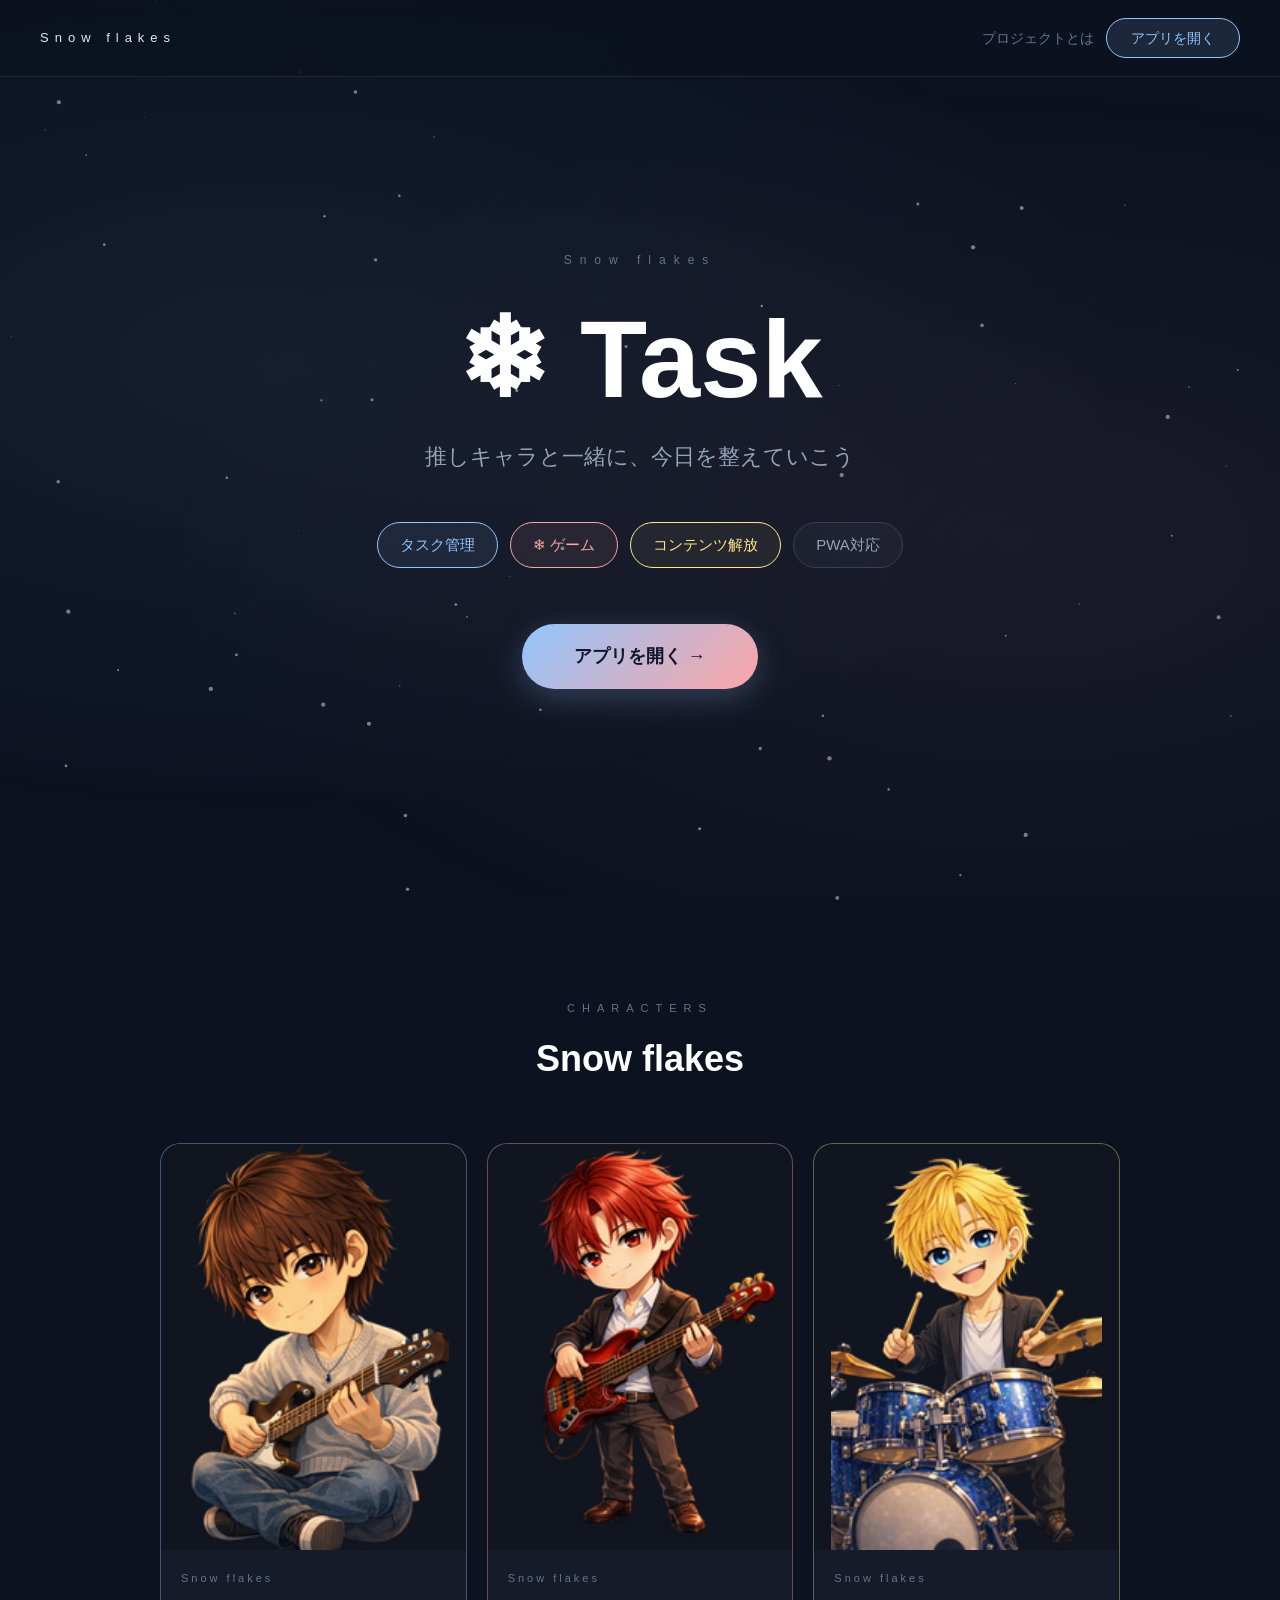
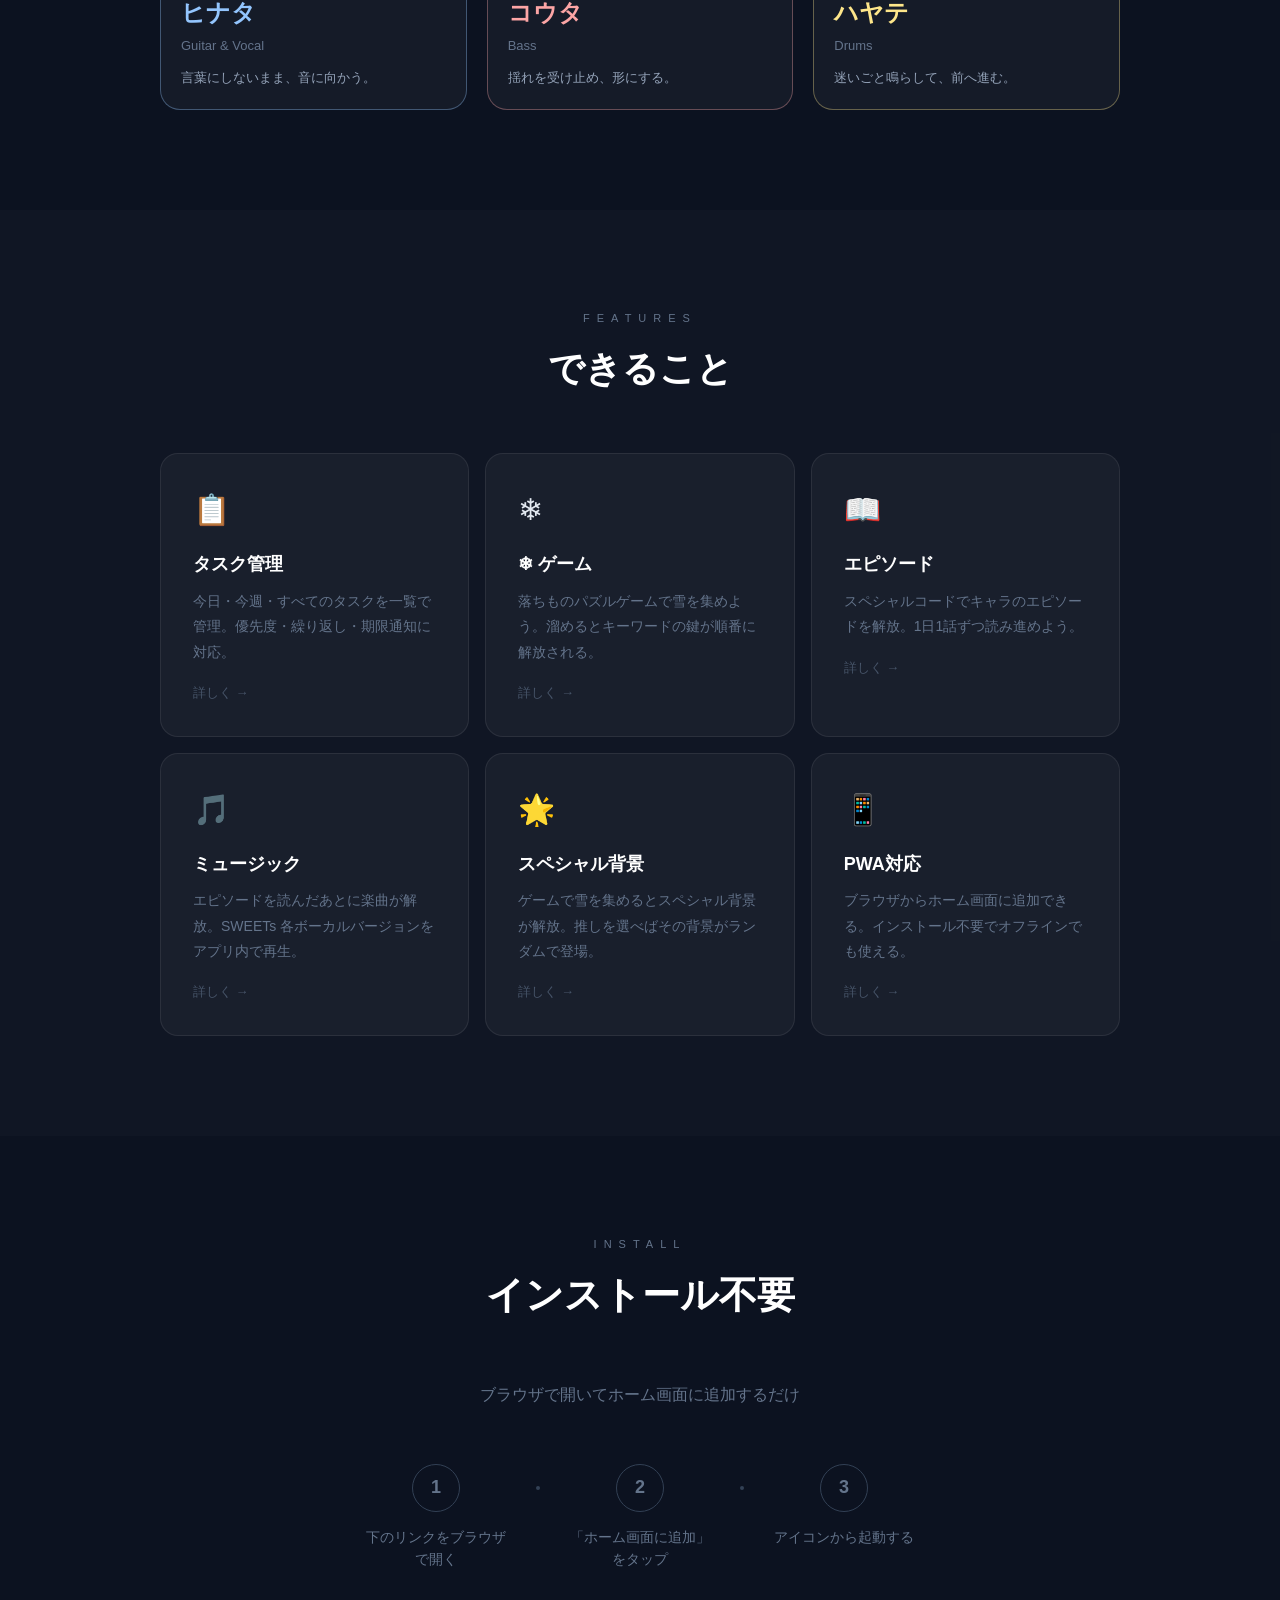
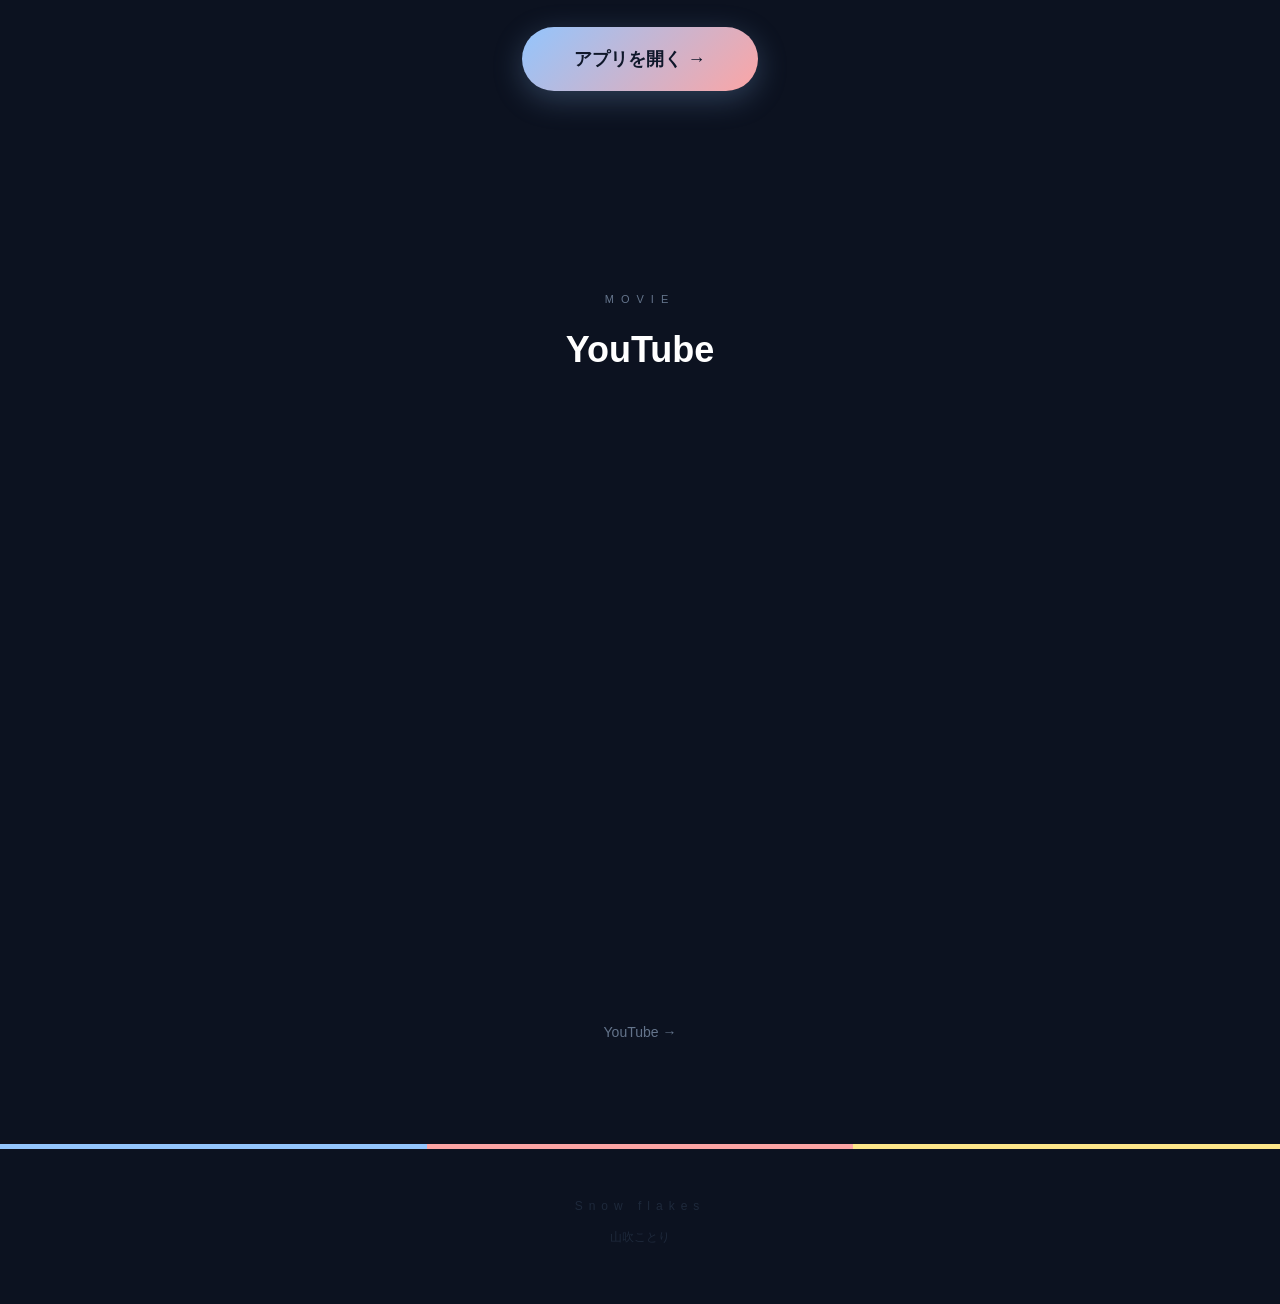
<file: promo/index.html>
<!DOCTYPE html>
<html lang="ja">
<head>
  <meta charset="UTF-8">
  <meta name="viewport" content="width=device-width, initial-scale=1.0">
  <meta property="og:title" content="Snow flakes Task">
  <meta property="og:description" content="推しキャラと一緒に、今日を整えていこう">
  <title>Snow flakes Task | アプリ紹介</title>
  <link rel="icon" type="image/svg+xml" href="../favicon-task.svg">
  <!-- Google Analytics -->
  <script async src="https://www.googletagmanager.com/gtag/js?id=G-DZDSHRWLQF"></script>
  <script>
    window.dataLayer = window.dataLayer || [];
    function gtag(){dataLayer.push(arguments);}
    gtag('js', new Date());
    gtag('config', 'G-DZDSHRWLQF');
  </script>
  <style>
    *, *::before, *::after { margin: 0; padding: 0; box-sizing: border-box; }
    :root {
      --hinata: #93c5fd;
      --kouta:  #fca5a5;
      --hayate: #fde68a;
      --bg:     #0c1220;
      --bg2:    #111827;
      --text:   #e2e8f0;
      --muted:  #64748b;
      --card:   rgba(255,255,255,0.04);
      --border: rgba(255,255,255,0.08);
    }

    html { scroll-behavior: smooth; }

    body {
      background: var(--bg);
      color: var(--text);
      font-family: 'Hiragino Kaku Gothic ProN', 'Yu Gothic', 'Noto Sans JP', sans-serif;
      overflow-x: hidden;
      line-height: 1.6;
    }

    /* ── Snow canvas ── */
    #snow {
      position: fixed;
      inset: 0;
      pointer-events: none;
      z-index: 0;
      opacity: 0.45;
    }

    /* ── Layout ── */
    section { position: relative; z-index: 1; }

    /* ── Nav ── */
    nav {
      position: fixed;
      top: 0; left: 0; right: 0;
      z-index: 100;
      display: flex;
      align-items: center;
      justify-content: space-between;
      padding: 18px 40px;
      background: rgba(12,18,32,0.8);
      backdrop-filter: blur(12px);
      border-bottom: 1px solid var(--border);
    }
    .nav-brand {
      font-size: 13px;
      letter-spacing: 6px;
      color: var(--muted);
    }
    .nav-cta {
      padding: 8px 24px;
      border-radius: 100px;
      background: rgba(147,197,253,0.12);
      border: 1.5px solid var(--hinata);
      color: var(--hinata);
      font-size: 14px;
      text-decoration: none;
      transition: background 0.2s;
    }
    .nav-cta:hover { background: rgba(147,197,253,0.22); }

    /* ── Hero ── */
    .hero {
      min-height: 100vh;
      display: flex;
      flex-direction: column;
      align-items: center;
      justify-content: center;
      text-align: center;
      padding: 120px 24px 80px;
      background:
        radial-gradient(ellipse at 20% 40%, rgba(147,197,253,0.07) 0%, transparent 60%),
        radial-gradient(ellipse at 80% 60%, rgba(252,165,165,0.06) 0%, transparent 60%);
    }
    .hero-label {
      font-size: 12px;
      letter-spacing: 8px;
      color: var(--muted);
      margin-bottom: 28px;
    }
    .hero-title {
      font-size: clamp(72px, 12vw, 110px);
      font-weight: bold;
      color: white;
      margin-bottom: 20px;
      line-height: 1.1;
    }
    .hero-tagline {
      font-size: clamp(16px, 2.5vw, 22px);
      color: #94a3b8;
      margin-bottom: 48px;
    }
    .hero-pills {
      display: flex;
      flex-wrap: wrap;
      gap: 12px;
      justify-content: center;
      margin-bottom: 56px;
    }
    .pill {
      padding: 10px 22px;
      border-radius: 100px;
      font-size: 15px;
      border: 1.5px solid;
      transition: transform 0.15s;
    }
    .pill:hover { transform: translateY(-2px); }
    a.pill { text-decoration: none; }
    .pill-b { color: var(--hinata); border-color: var(--hinata); background: rgba(147,197,253,0.08); }
    .pill-r { color: var(--kouta);  border-color: var(--kouta);  background: rgba(252,165,165,0.08); }
    .pill-y { color: var(--hayate); border-color: var(--hayate); background: rgba(253,230,138,0.06); }
    .pill-g { color: #94a3b8;       border-color: #334155;       background: rgba(148,163,184,0.05); }

    .cta {
      display: inline-block;
      padding: 18px 52px;
      border-radius: 100px;
      background: linear-gradient(135deg, var(--hinata) 0%, var(--kouta) 100%);
      color: #0f172a;
      font-size: 18px;
      font-weight: bold;
      text-decoration: none;
      transition: opacity 0.2s, transform 0.2s;
      box-shadow: 0 8px 30px rgba(147,197,253,0.25);
    }
    .cta:hover { opacity: 0.88; transform: translateY(-2px); }

    .scroll-hint {
      margin-top: 72px;
      font-size: 12px;
      color: #334155;
      letter-spacing: 3px;
      animation: bounce 2s infinite;
    }
    @keyframes bounce {
      0%,100% { transform: translateY(0); }
      50% { transform: translateY(6px); }
    }

    /* ── Section header ── */
    .sec-head {
      text-align: center;
      margin-bottom: 56px;
    }
    .sec-label {
      display: block;
      font-size: 11px;
      letter-spacing: 7px;
      color: var(--muted);
      margin-bottom: 12px;
    }
    .sec-title {
      font-size: clamp(26px, 4vw, 36px);
      font-weight: bold;
      color: white;
    }

    /* ── Characters ── */
    .characters {
      padding: 100px 24px;
    }
    .char-grid {
      display: grid;
      grid-template-columns: repeat(3, 1fr);
      gap: 20px;
      max-width: 960px;
      margin: 0 auto;
    }
    .char-card {
      border-radius: 20px;
      overflow: hidden;
      border: 1.5px solid rgba(255,255,255,0.08);
      background: var(--card);
      transition: transform 0.25s, box-shadow 0.25s;
      cursor: default;
    }
    .char-card:hover { transform: translateY(-6px); }
    .char-card.h { border-color: rgba(147,197,253,0.35); }
    .char-card.k { border-color: rgba(252,165,165,0.35); }
    .char-card.y { border-color: rgba(253,230,138,0.35); }
    .char-card.h:hover { box-shadow: 0 16px 40px rgba(147,197,253,0.15); }
    .char-card.k:hover { box-shadow: 0 16px 40px rgba(252,165,165,0.15); }
    .char-card.y:hover { box-shadow: 0 16px 40px rgba(253,230,138,0.12); }
    .char-img {
      width: 100%;
      aspect-ratio: 3 / 4;
      object-fit: contain;
      object-position: center;
      display: block;
      background: rgba(0,0,0,0.2);
    }
    .char-info { padding: 20px; }
    .char-num  { font-size: 11px; letter-spacing: 3px; color: var(--muted); margin-bottom: 6px; }
    .char-name { font-size: 24px; font-weight: bold; margin-bottom: 4px; }
    .char-role { font-size: 13px; color: var(--muted); margin-bottom: 10px; }
    .char-desc { font-size: 13px; color: #94a3b8; line-height: 1.7; }

    /* ── Features ── */
    .features {
      padding: 100px 24px;
      background: rgba(255,255,255,0.02);
    }
    .feature-grid {
      display: grid;
      grid-template-columns: repeat(auto-fit, minmax(280px, 1fr));
      gap: 16px;
      max-width: 960px;
      margin: 0 auto;
    }
    a.feature-card {
      display: block; text-decoration: none; color: inherit;
      padding: 32px;
      border-radius: 18px;
      background: var(--card);
      border: 1px solid var(--border);
      transition: transform 0.2s, border-color 0.2s, box-shadow 0.2s;
      cursor: pointer;
    }
    a.feature-card:hover { transform: translateY(-4px); border-color: rgba(255,255,255,0.2); box-shadow: 0 12px 32px rgba(0,0,0,0.3); }
    .feature-icon { font-size: 30px; margin-bottom: 16px; }
    .feature-name { font-size: 18px; font-weight: bold; color: white; margin-bottom: 10px; }
    .feature-desc { font-size: 14px; color: var(--muted); line-height: 1.8; margin-bottom: 18px; }
    .feature-more { font-size: 13px; color: #475569; }
    a.feature-card:hover .feature-more { color: var(--text); }

    /* ── Install ── */
    .install {
      padding: 100px 24px;
      text-align: center;
    }
    .install-title { font-size: clamp(26px, 4vw, 38px); font-weight: bold; color: white; margin-bottom: 12px; }
    .install-sub   { font-size: 16px; color: var(--muted); margin-bottom: 56px; }
    .steps {
      display: flex;
      justify-content: center;
      gap: 0;
      flex-wrap: wrap;
      margin-bottom: 56px;
      max-width: 700px;
      margin-left: auto;
      margin-right: auto;
    }
    .step {
      display: flex;
      flex-direction: column;
      align-items: center;
      gap: 14px;
      padding: 0 32px;
      position: relative;
    }
    .step:not(:last-child)::after {
      content: '';
      position: absolute;
      right: -2px;
      top: 22px;
      width: 4px; height: 4px;
      border-radius: 50%;
      background: #334155;
    }
    .step-num {
      width: 48px; height: 48px;
      border-radius: 50%;
      border: 1.5px solid #334155;
      display: flex; align-items: center; justify-content: center;
      font-size: 18px; font-weight: bold; color: #64748b;
    }
    .step-text { font-size: 14px; color: var(--muted); line-height: 1.6; max-width: 140px; }

    /* ── Color bar ── */
    .color-bar { height: 5px; display: flex; }
    .color-bar span { flex: 1; }
    .color-bar .cb1 { background: var(--hinata); }
    .color-bar .cb2 { background: var(--kouta); }
    .color-bar .cb3 { background: var(--hayate); }

    /* ── YouTube ── */
    .instagram {
      padding: 100px 24px;
      text-align: center;
    }
    .instagram-wrap {
      display: flex;
      justify-content: center;
      margin-top: 40px;
    }
    .yt-short-wrap {
      position: relative;
      width: 315px;
      aspect-ratio: 9/16;
      border-radius: 16px;
      overflow: hidden;
      margin: 0 auto;
    }
    .yt-short-wrap iframe {
      position: absolute;
      top: 0; left: 0;
      width: 100%; height: 100%;
      border: none;
    }

    /* ── Footer ── */
    footer {
      padding: 48px 24px 56px;
      text-align: center;
    }
    .footer-brand { font-size: 12px; letter-spacing: 6px; color: #1e293b; margin-bottom: 12px; }
    .footer-copy  { font-size: 12px; color: #1e293b; }

    /* ── Mobile ── */
    @media (max-width: 680px) {
      nav { padding: 14px 20px; }
      .char-grid { grid-template-columns: 1fr; max-width: 300px; margin: 0 auto; }
      .step { padding: 0 16px; }
    }
  </style>
</head>
<body>

<canvas id="snow"></canvas>

<!-- Nav -->
<nav>
  <a class="nav-brand" href="snowflakes.html" style="text-decoration:none;color:inherit;">Snow flakes</a>
  <div style="display:flex;gap:12px;align-items:center;">
    <a href="snowflakes.html" style="font-size:14px;color:var(--muted);text-decoration:none;transition:color 0.2s;" onmouseover="this.style.color='#e2e8f0'" onmouseout="this.style.color='#64748b'">プロジェクトとは</a>
    <a class="nav-cta" href="https://sunnyplace25.github.io/taskpwa/" target="_blank">アプリを開く</a>
  </div>
</nav>

<!-- Hero -->
<section class="hero">
  <p class="hero-label">Snow flakes</p>
  <h1 class="hero-title">❄ Task</h1>
  <p class="hero-tagline">推しキャラと一緒に、今日を整えていこう</p>
  <div class="hero-pills">
    <a class="pill pill-b" href="feature_tasks.html">タスク管理</a>
    <a class="pill pill-r" href="feature_game.html">❄ ゲーム</a>
    <a class="pill pill-y" href="feature_content.html">コンテンツ解放</a>
    <a class="pill pill-g" href="feature_pwa.html">PWA対応</a>
  </div>
  <a class="cta" href="https://sunnyplace25.github.io/taskpwa/" target="_blank">アプリを開く &rarr;</a>
</section>

<!-- Characters -->
<section class="characters">
  <div class="sec-head">
    <span class="sec-label">CHARACTERS</span>
    <h2 class="sec-title">Snow flakes</h2>
  </div>
  <div class="char-grid">
    <div class="char-card h">
      <img class="char-img" src="../chara_hinata.png" alt="ヒナタ">
      <div class="char-info">
        <p class="char-num">Snow flakes</p>
        <p class="char-name" style="color:var(--hinata)">ヒナタ</p>
        <p class="char-role">Guitar &amp; Vocal</p>
        <p class="char-desc">言葉にしないまま、音に向かう。</p>
      </div>
    </div>
    <div class="char-card k">
      <img class="char-img" src="../chara_kouta.png" alt="コウタ">
      <div class="char-info">
        <p class="char-num">Snow flakes</p>
        <p class="char-name" style="color:var(--kouta)">コウタ</p>
        <p class="char-role">Bass</p>
        <p class="char-desc">揺れを受け止め、形にする。</p>
      </div>
    </div>
    <div class="char-card y">
      <img class="char-img" src="../chara_hayate.png" alt="ハヤテ">
      <div class="char-info">
        <p class="char-num">Snow flakes</p>
        <p class="char-name" style="color:var(--hayate)">ハヤテ</p>
        <p class="char-role">Drums</p>
        <p class="char-desc">迷いごと鳴らして、前へ進む。</p>
      </div>
    </div>
  </div>
</section>

<!-- Features -->
<section class="features">
  <div class="sec-head">
    <span class="sec-label">FEATURES</span>
    <h2 class="sec-title">できること</h2>
  </div>
  <div class="feature-grid">
    <a class="feature-card" href="feature_tasks.html">
      <div class="feature-icon">📋</div>
      <p class="feature-name">タスク管理</p>
      <p class="feature-desc">今日・今週・すべてのタスクを一覧で管理。優先度・繰り返し・期限通知に対応。</p>
      <p class="feature-more">詳しく →</p>
    </a>
    <a class="feature-card" href="feature_game.html">
      <div class="feature-icon">❄</div>
      <p class="feature-name">❄ ゲーム</p>
      <p class="feature-desc">落ちものパズルゲームで雪を集めよう。溜めるとキーワードの鍵が順番に解放される。</p>
      <p class="feature-more">詳しく →</p>
    </a>
    <a class="feature-card" href="feature_content.html">
      <div class="feature-icon">📖</div>
      <p class="feature-name">エピソード</p>
      <p class="feature-desc">スペシャルコードでキャラのエピソードを解放。1日1話ずつ読み進めよう。</p>
      <p class="feature-more">詳しく →</p>
    </a>
    <a class="feature-card" href="feature_content.html">
      <div class="feature-icon">🎵</div>
      <p class="feature-name">ミュージック</p>
      <p class="feature-desc">エピソードを読んだあとに楽曲が解放。SWEETs 各ボーカルバージョンをアプリ内で再生。</p>
      <p class="feature-more">詳しく →</p>
    </a>
    <a class="feature-card" href="feature_content.html">
      <div class="feature-icon">🌟</div>
      <p class="feature-name">スペシャル背景</p>
      <p class="feature-desc">ゲームで雪を集めるとスペシャル背景が解放。推しを選べばその背景がランダムで登場。</p>
      <p class="feature-more">詳しく →</p>
    </a>
    <a class="feature-card" href="feature_pwa.html">
      <div class="feature-icon">📱</div>
      <p class="feature-name">PWA対応</p>
      <p class="feature-desc">ブラウザからホーム画面に追加できる。インストール不要でオフラインでも使える。</p>
      <p class="feature-more">詳しく →</p>
    </a>
  </div>
</section>

<!-- Install -->
<section class="install">
  <div class="sec-head">
    <span class="sec-label">INSTALL</span>
    <h2 class="install-title">インストール不要</h2>
  </div>
  <p class="install-sub">ブラウザで開いてホーム画面に追加するだけ</p>
  <div class="steps">
    <div class="step">
      <div class="step-num">1</div>
      <p class="step-text">下のリンクをブラウザで開く</p>
    </div>
    <div class="step">
      <div class="step-num">2</div>
      <p class="step-text">「ホーム画面に追加」をタップ</p>
    </div>
    <div class="step">
      <div class="step-num">3</div>
      <p class="step-text">アイコンから起動する</p>
    </div>
  </div>
  <a class="cta" href="https://sunnyplace25.github.io/taskpwa/" target="_blank">アプリを開く &rarr;</a>
</section>

<!-- YouTube -->
<section class="instagram">
  <div class="sec-head">
    <span class="sec-label">MOVIE</span>
    <h2 class="sec-title">YouTube</h2>
  </div>
  <div class="instagram-wrap">
    <div class="yt-short-wrap">
      <iframe
        src="https://www.youtube.com/embed/t3S-aWpjbXM?rel=0&modestbranding=1"
        allow="accelerometer; autoplay; clipboard-write; encrypted-media; gyroscope; picture-in-picture"
        allowfullscreen>
      </iframe>
    </div>
  </div>
  <p style="margin-top:24px;">
    <a href="https://www.youtube.com/channel/UCL70O3byplFl3nUBMaqSoVw" target="_blank"
       style="font-size:14px;color:var(--muted);text-decoration:none;transition:color 0.2s;"
       onmouseover="this.style.color='#e2e8f0'" onmouseout="this.style.color='#64748b'">
      YouTube →
    </a>
  </p>
</section>

<!-- Footer -->
<div class="color-bar">
  <span class="cb1"></span>
  <span class="cb2"></span>
  <span class="cb3"></span>
</div>
<footer>
  <p class="footer-brand">Snow flakes</p>
  <p class="footer-copy">山吹ことり</p>
</footer>

<script>
  // ── Snow ──
  const canvas = document.getElementById('snow');
  const ctx = canvas.getContext('2d');
  let flakes = [];

  function resize() {
    canvas.width  = window.innerWidth;
    canvas.height = window.innerHeight;
  }
  window.addEventListener('resize', resize);
  resize();

  for (let i = 0; i < 70; i++) {
    flakes.push({
      x:     Math.random() * canvas.width,
      y:     Math.random() * canvas.height,
      r:     Math.random() * 1.8 + 0.4,
      speed: Math.random() * 0.5 + 0.15,
      drift: (Math.random() - 0.5) * 0.25,
    });
  }

  function draw() {
    ctx.clearRect(0, 0, canvas.width, canvas.height);
    ctx.fillStyle = '#fff';
    for (const f of flakes) {
      ctx.beginPath();
      ctx.arc(f.x, f.y, f.r, 0, Math.PI * 2);
      ctx.fill();
      f.y += f.speed;
      f.x += f.drift;
      if (f.y > canvas.height + 4) { f.y = -4; f.x = Math.random() * canvas.width; }
      if (f.x < -4) f.x = canvas.width + 4;
      if (f.x > canvas.width + 4) f.x = -4;
    }
    requestAnimationFrame(draw);
  }
  draw();
</script>

</body>
</html>
</file>
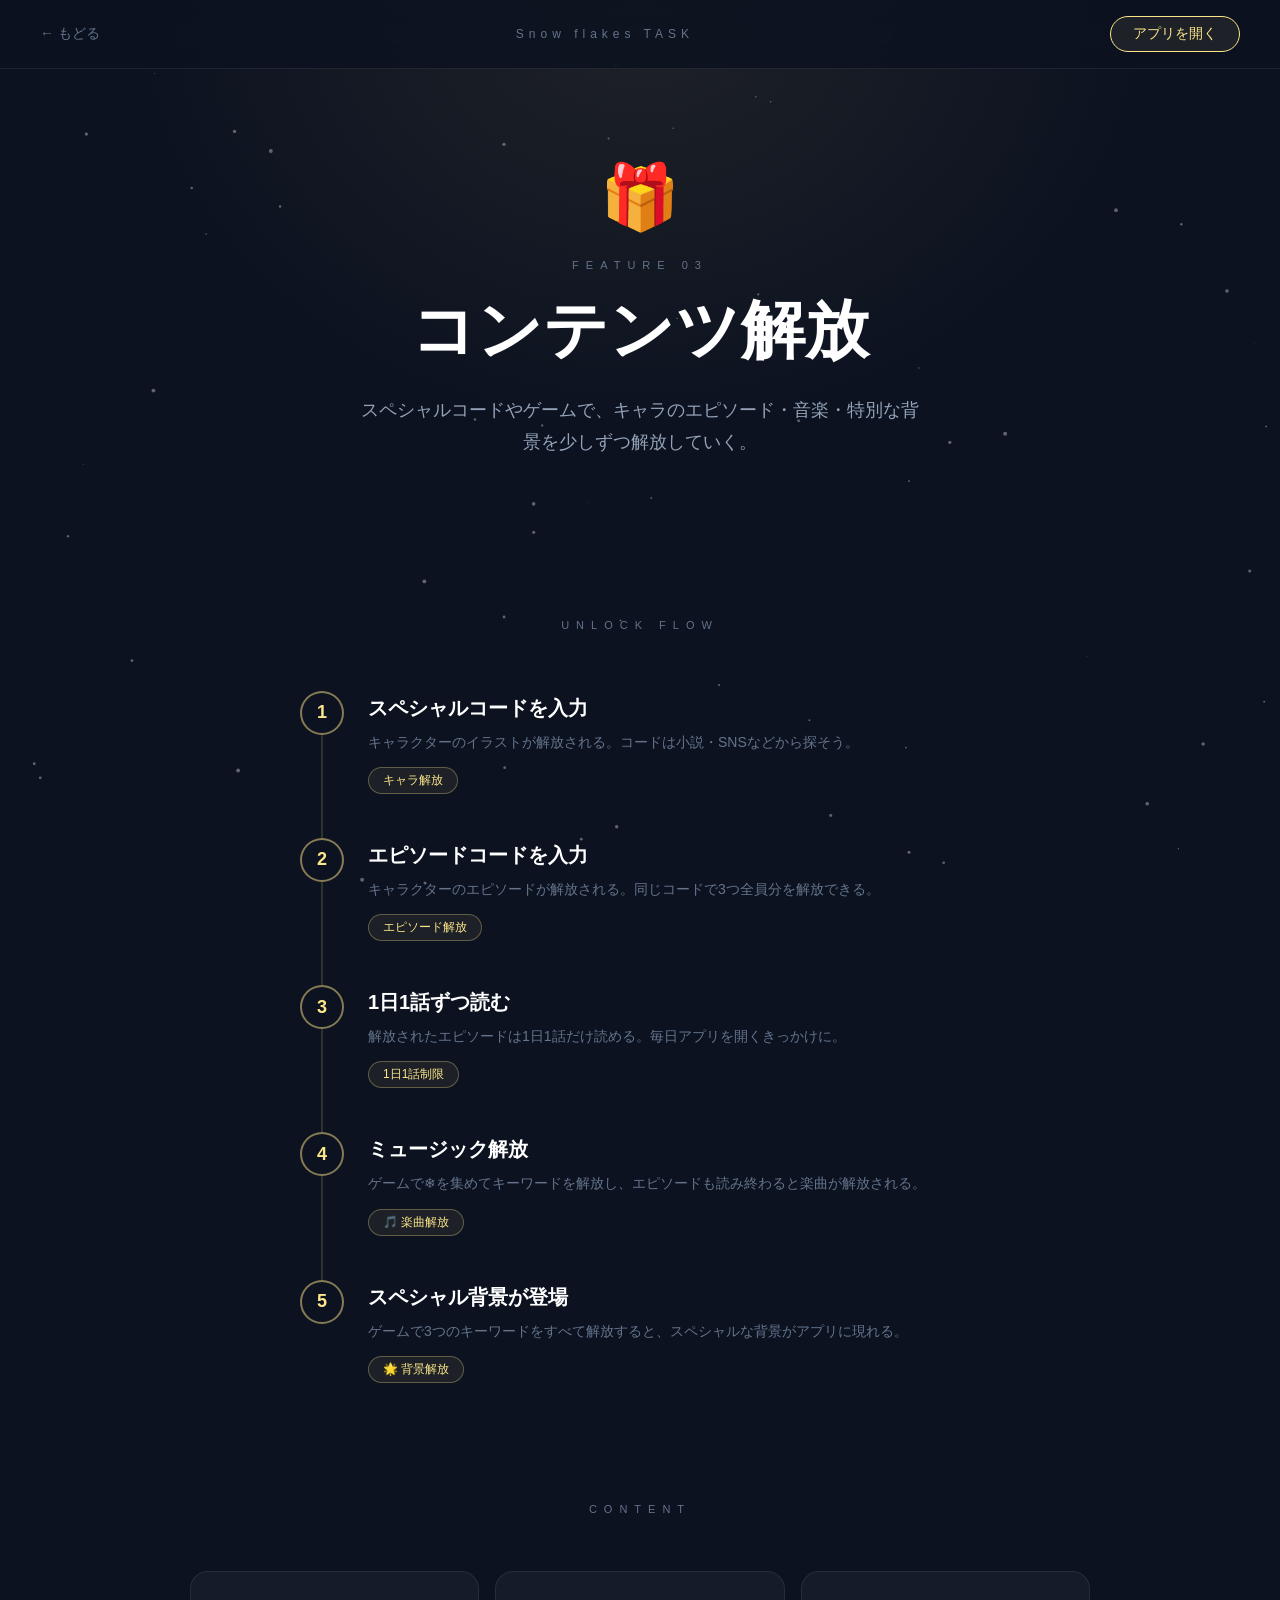
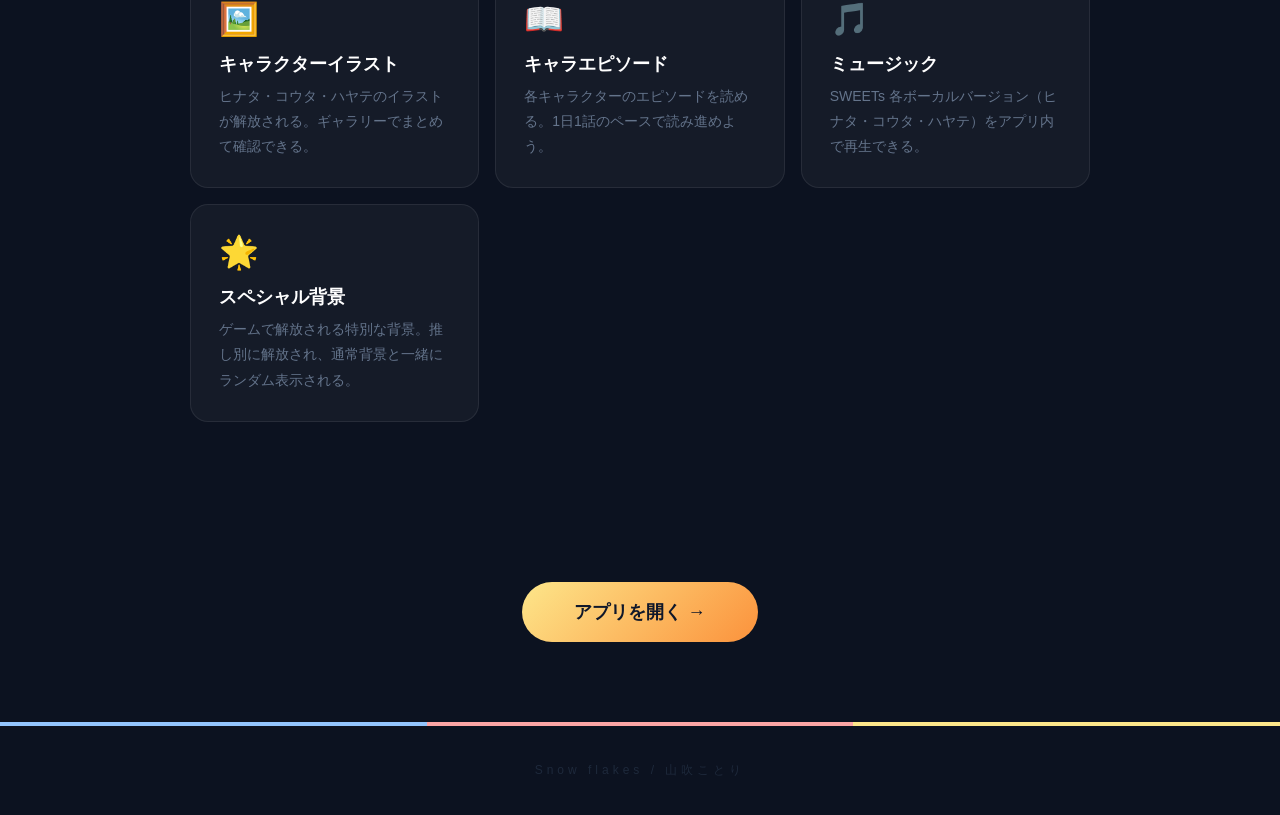
<file: promo/feature_content.html>
<!DOCTYPE html>
<html lang="ja">
<head>
  <meta charset="UTF-8">
  <meta name="viewport" content="width=device-width, initial-scale=1.0">
  <title>コンテンツ解放 | Snow flakes Task</title>
  <style>
    *, *::before, *::after { margin: 0; padding: 0; box-sizing: border-box; }
    :root {
      --accent: #fde68a; --accent2: #fb923c;
      --bg: #0c1220; --text: #e2e8f0; --muted: #64748b;
      --card: rgba(255,255,255,0.04); --border: rgba(255,255,255,0.08);
    }
    html { scroll-behavior: smooth; }
    body {
      background: var(--bg); color: var(--text);
      font-family: 'Hiragino Kaku Gothic ProN','Yu Gothic','Noto Sans JP',sans-serif;
      overflow-x: hidden;
    }
    #snow { position: fixed; inset: 0; pointer-events: none; z-index: 0; opacity: 0.35; }
    section { position: relative; z-index: 1; }

    nav {
      position: fixed; top: 0; left: 0; right: 0; z-index: 100;
      display: flex; align-items: center; justify-content: space-between;
      padding: 16px 40px;
      background: rgba(12,18,32,0.85); backdrop-filter: blur(12px);
      border-bottom: 1px solid var(--border);
    }
    .nav-back { font-size: 14px; color: var(--muted); text-decoration: none; display: flex; align-items: center; gap: 8px; transition: color 0.2s; }
    .nav-back:hover { color: var(--accent); }
    .nav-label { font-size: 12px; letter-spacing: 5px; color: var(--muted); }
    .nav-cta { padding: 8px 22px; border-radius: 100px; background: rgba(253,230,138,0.08); border: 1.5px solid var(--accent); color: var(--accent); font-size: 14px; text-decoration: none; }
    .nav-cta:hover { background: rgba(253,230,138,0.18); }

    .hero {
      padding: 160px 24px 80px; text-align: center;
      background: radial-gradient(ellipse at center top, rgba(253,230,138,0.08) 0%, transparent 60%);
    }
    .hero-icon { font-size: 64px; margin-bottom: 24px; }
    .hero-label { font-size: 11px; letter-spacing: 7px; color: var(--muted); margin-bottom: 16px; }
    .hero-title { font-size: clamp(40px, 7vw, 64px); font-weight: bold; color: white; margin-bottom: 20px; }
    .hero-desc  { font-size: 18px; color: #94a3b8; max-width: 560px; margin: 0 auto; line-height: 1.8; }

    /* Timeline / steps */
    .timeline { padding: 80px 24px; }
    .sec-label { font-size: 11px; letter-spacing: 7px; color: var(--muted); text-align: center; margin-bottom: 56px; display: block; }
    .tl { max-width: 680px; margin: 0 auto; }
    .tl-item {
      display: flex; gap: 24px; margin-bottom: 0;
      position: relative;
    }
    .tl-item:not(:last-child)::before {
      content: '';
      position: absolute;
      left: 21px; top: 48px; bottom: -16px;
      width: 2px; background: rgba(253,230,138,0.15);
    }
    .tl-left { flex-shrink: 0; display: flex; flex-direction: column; align-items: center; padding-top: 4px; }
    .tl-dot {
      width: 44px; height: 44px; border-radius: 50%;
      border: 2px solid rgba(253,230,138,0.5);
      display: flex; align-items: center; justify-content: center;
      font-size: 18px; font-weight: bold; color: var(--accent);
      background: var(--bg);
      flex-shrink: 0;
    }
    .tl-right { flex: 1; padding-bottom: 40px; }
    .tl-name { font-size: 20px; font-weight: bold; color: white; margin-bottom: 8px; margin-top: 8px; }
    .tl-desc { font-size: 14px; color: var(--muted); line-height: 1.8; }
    .tl-tag {
      display: inline-block; margin-top: 12px;
      padding: 4px 14px; border-radius: 100px;
      background: rgba(253,230,138,0.07); border: 1px solid rgba(253,230,138,0.3);
      font-size: 12px; color: var(--accent);
    }

    /* Content types */
    .content-types { padding: 0 24px 80px; }
    .type-grid {
      display: grid; grid-template-columns: repeat(auto-fit, minmax(240px, 1fr));
      gap: 16px; max-width: 900px; margin: 0 auto;
    }
    .type-card {
      padding: 28px; border-radius: 18px;
      background: var(--card); border: 1px solid var(--border);
      transition: transform 0.2s, border-color 0.2s;
    }
    .type-card:hover { transform: translateY(-3px); border-color: rgba(253,230,138,0.25); }
    .type-icon { font-size: 32px; margin-bottom: 14px; }
    .type-name { font-size: 18px; font-weight: bold; color: white; margin-bottom: 8px; }
    .type-desc { font-size: 14px; color: var(--muted); line-height: 1.8; }

    .cta-sec { padding: 80px 24px; text-align: center; }
    .cta {
      display: inline-block; padding: 18px 52px; border-radius: 100px;
      background: linear-gradient(135deg, #fde68a, #fb923c);
      color: #0f172a; font-size: 18px; font-weight: bold;
      text-decoration: none; transition: opacity 0.2s, transform 0.2s;
    }
    .cta:hover { opacity: 0.88; transform: translateY(-2px); }

    .color-bar { height: 4px; display: flex; }
    .cb1{flex:1;background:#93c5fd;} .cb2{flex:1;background:#fca5a5;} .cb3{flex:1;background:#fde68a;}
    footer { padding: 36px 24px; text-align: center; }
    footer p { font-size: 12px; color: #1e293b; letter-spacing: 4px; }

    @media (max-width: 600px) { nav { padding: 14px 20px; } .nav-label { display: none; } }
  </style>
  <!-- Google Analytics -->
  <script async src="https://www.googletagmanager.com/gtag/js?id=G-DZDSHRWLQF"></script>
  <script>
    window.dataLayer = window.dataLayer || [];
    function gtag(){dataLayer.push(arguments);}
    gtag('js', new Date());
    gtag('config', 'G-DZDSHRWLQF');
  </script>
</head>
<body>
<canvas id="snow"></canvas>

<nav>
  <a class="nav-back" href="index.html">← もどる</a>
  <span class="nav-label">Snow flakes TASK</span>
  <a class="nav-cta" href="https://sunnyplace25.github.io/taskpwa/" target="_blank">アプリを開く</a>
</nav>

<section class="hero">
  <div class="hero-icon">🎁</div>
  <p class="hero-label">FEATURE 03</p>
  <h1 class="hero-title">コンテンツ解放</h1>
  <p class="hero-desc">スペシャルコードやゲームで、キャラのエピソード・音楽・特別な背景を少しずつ解放していく。</p>
</section>

<section class="timeline">
  <span class="sec-label">UNLOCK FLOW</span>
  <div class="tl">
    <div class="tl-item">
      <div class="tl-left"><div class="tl-dot">1</div></div>
      <div class="tl-right">
        <p class="tl-name">スペシャルコードを入力</p>
        <p class="tl-desc">キャラクターのイラストが解放される。コードは小説・SNSなどから探そう。</p>
        <span class="tl-tag">キャラ解放</span>
      </div>
    </div>
    <div class="tl-item">
      <div class="tl-left"><div class="tl-dot">2</div></div>
      <div class="tl-right">
        <p class="tl-name">エピソードコードを入力</p>
        <p class="tl-desc">キャラクターのエピソードが解放される。同じコードで3つ全員分を解放できる。</p>
        <span class="tl-tag">エピソード解放</span>
      </div>
    </div>
    <div class="tl-item">
      <div class="tl-left"><div class="tl-dot">3</div></div>
      <div class="tl-right">
        <p class="tl-name">1日1話ずつ読む</p>
        <p class="tl-desc">解放されたエピソードは1日1話だけ読める。毎日アプリを開くきっかけに。</p>
        <span class="tl-tag">1日1話制限</span>
      </div>
    </div>
    <div class="tl-item">
      <div class="tl-left"><div class="tl-dot">4</div></div>
      <div class="tl-right">
        <p class="tl-name">ミュージック解放</p>
        <p class="tl-desc">ゲームで❄を集めてキーワードを解放し、エピソードも読み終わると楽曲が解放される。</p>
        <span class="tl-tag">🎵 楽曲解放</span>
      </div>
    </div>
    <div class="tl-item">
      <div class="tl-left"><div class="tl-dot">5</div></div>
      <div class="tl-right">
        <p class="tl-name">スペシャル背景が登場</p>
        <p class="tl-desc">ゲームで3つのキーワードをすべて解放すると、スペシャルな背景がアプリに現れる。</p>
        <span class="tl-tag">🌟 背景解放</span>
      </div>
    </div>
  </div>
</section>

<section class="content-types">
  <span class="sec-label">CONTENT</span>
  <div class="type-grid">
    <div class="type-card">
      <div class="type-icon">🖼️</div>
      <p class="type-name">キャラクターイラスト</p>
      <p class="type-desc">ヒナタ・コウタ・ハヤテのイラストが解放される。ギャラリーでまとめて確認できる。</p>
    </div>
    <div class="type-card">
      <div class="type-icon">📖</div>
      <p class="type-name">キャラエピソード</p>
      <p class="type-desc">各キャラクターのエピソードを読める。1日1話のペースで読み進めよう。</p>
    </div>
    <div class="type-card">
      <div class="type-icon">🎵</div>
      <p class="type-name">ミュージック</p>
      <p class="type-desc">SWEETs 各ボーカルバージョン（ヒナタ・コウタ・ハヤテ）をアプリ内で再生できる。</p>
    </div>
    <div class="type-card">
      <div class="type-icon">🌟</div>
      <p class="type-name">スペシャル背景</p>
      <p class="type-desc">ゲームで解放される特別な背景。推し別に解放され、通常背景と一緒にランダム表示される。</p>
    </div>
  </div>
</section>

<section class="cta-sec">
  <a class="cta" href="https://sunnyplace25.github.io/taskpwa/" target="_blank">アプリを開く →</a>
</section>

<div class="color-bar"><span class="cb1"></span><span class="cb2"></span><span class="cb3"></span></div>
<footer><p>Snow flakes / 山吹ことり</p></footer>

<script>
  const canvas = document.getElementById('snow');
  const ctx = canvas.getContext('2d');
  function resize() { canvas.width = innerWidth; canvas.height = innerHeight; }
  window.addEventListener('resize', resize); resize();
  const flakes = Array.from({length: 60}, () => ({
    x: Math.random()*innerWidth, y: Math.random()*innerHeight,
    r: Math.random()*1.6+0.4, speed: Math.random()*0.5+0.15,
    drift: (Math.random()-0.5)*0.25
  }));
  function draw() {
    ctx.clearRect(0,0,canvas.width,canvas.height);
    ctx.fillStyle='#fff';
    for (const f of flakes) {
      ctx.beginPath(); ctx.arc(f.x,f.y,f.r,0,Math.PI*2); ctx.fill();
      f.y+=f.speed; f.x+=f.drift;
      if(f.y>canvas.height+4){f.y=-4;f.x=Math.random()*canvas.width;}
      if(f.x<-4)f.x=canvas.width+4;
      if(f.x>canvas.width+4)f.x=-4;
    }
    requestAnimationFrame(draw);
  }
  draw();
</script>
</body>
</html>
</file>
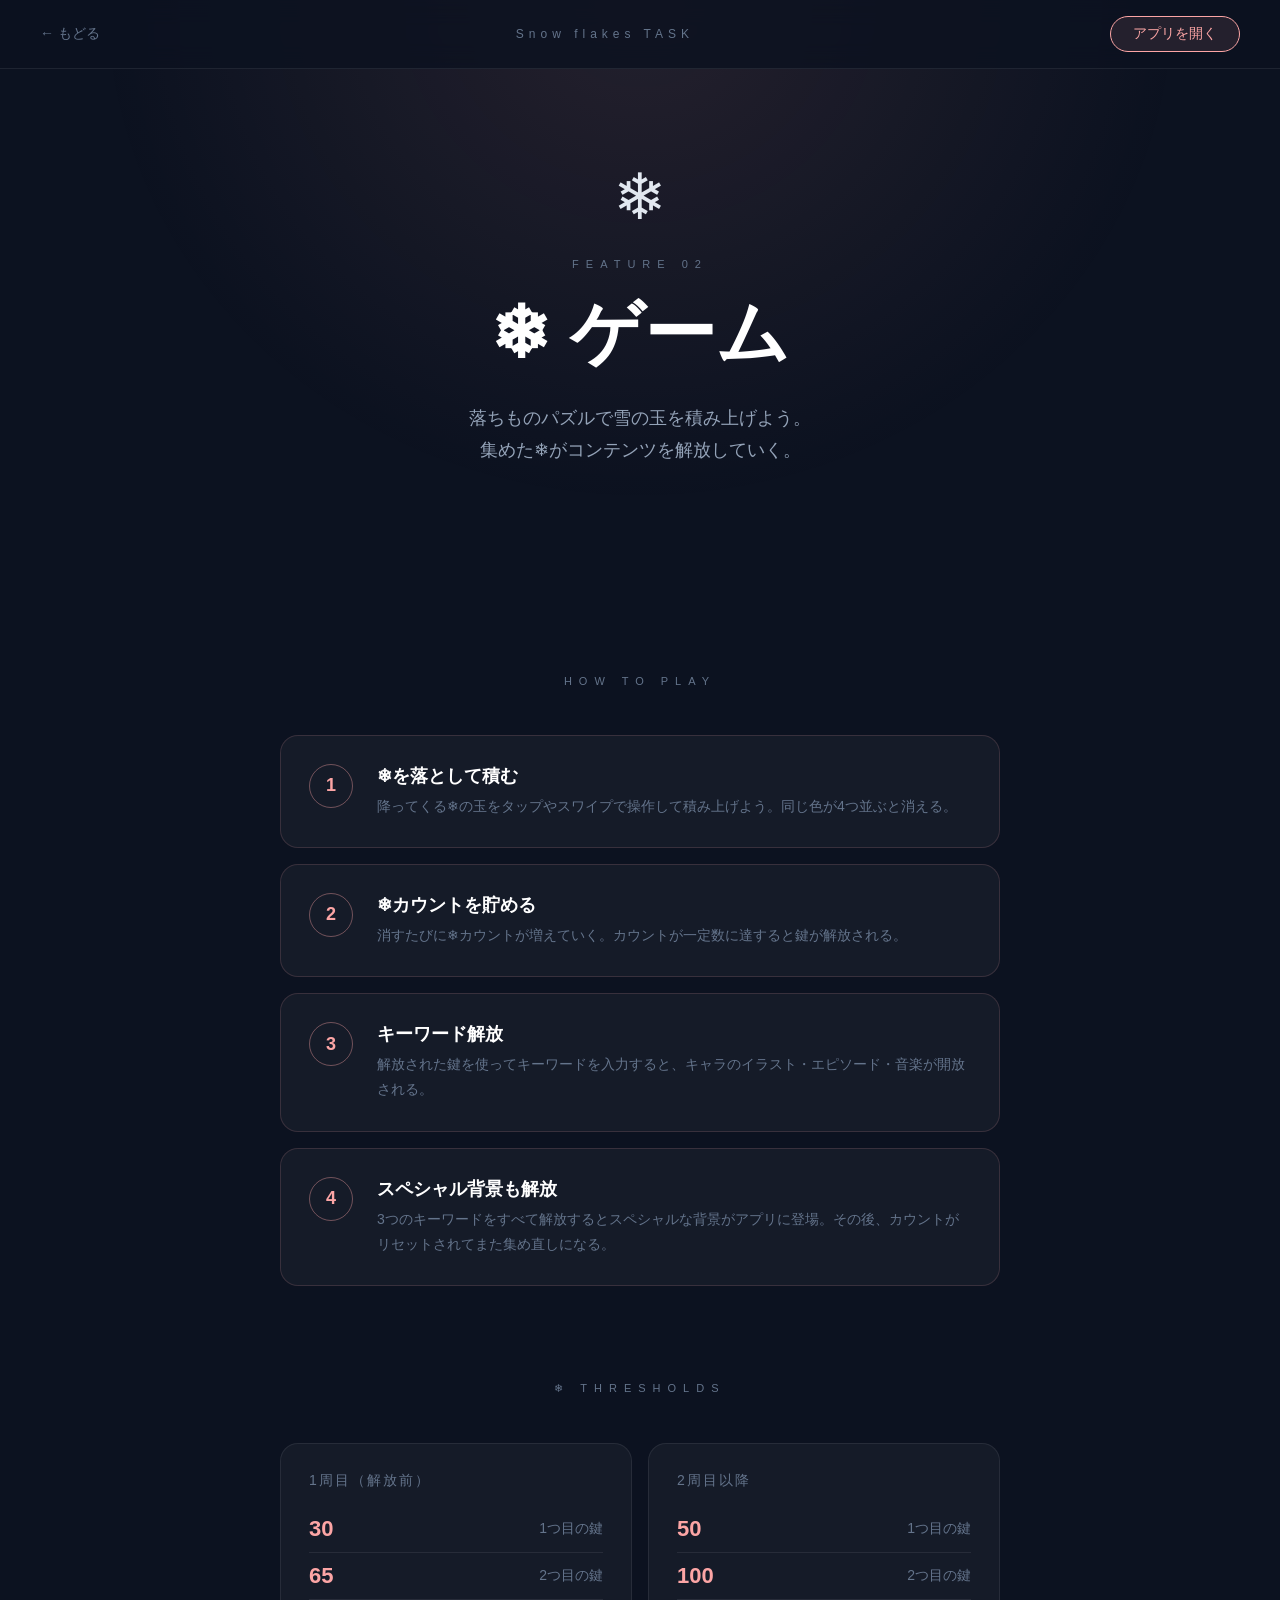
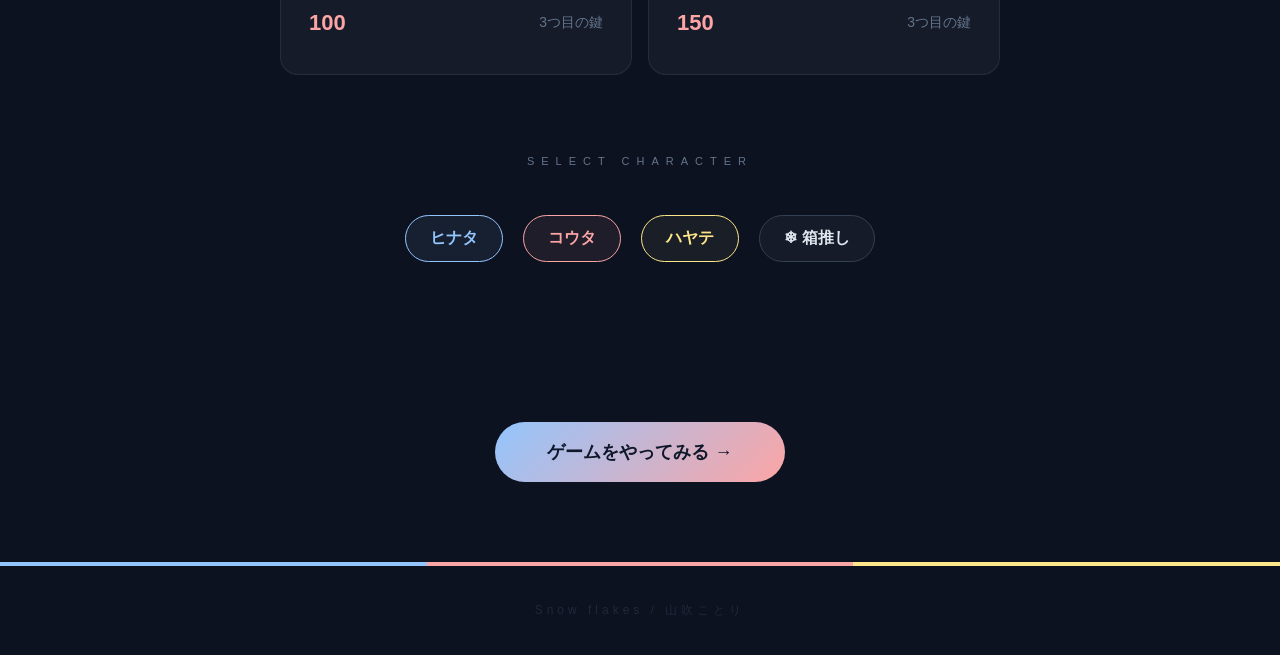
<file: promo/feature_game.html>
<!DOCTYPE html>
<html lang="ja">
<head>
  <meta charset="UTF-8">
  <meta name="viewport" content="width=device-width, initial-scale=1.0">
  <title>❄ ゲーム | Snow flakes Task</title>
  <style>
    *, *::before, *::after { margin: 0; padding: 0; box-sizing: border-box; }
    :root {
      --accent: #fca5a5;
      --bg: #0c1220; --text: #e2e8f0; --muted: #64748b;
      --card: rgba(255,255,255,0.04); --border: rgba(255,255,255,0.08);
    }
    html { scroll-behavior: smooth; }
    body {
      background: var(--bg); color: var(--text);
      font-family: 'Hiragino Kaku Gothic ProN','Yu Gothic','Noto Sans JP',sans-serif;
      overflow-x: hidden;
    }
    #snow { position: fixed; inset: 0; pointer-events: none; z-index: 0; opacity: 0.35; }
    section { position: relative; z-index: 1; }

    nav {
      position: fixed; top: 0; left: 0; right: 0; z-index: 100;
      display: flex; align-items: center; justify-content: space-between;
      padding: 16px 40px;
      background: rgba(12,18,32,0.85); backdrop-filter: blur(12px);
      border-bottom: 1px solid var(--border);
    }
    .nav-back { font-size: 14px; color: var(--muted); text-decoration: none; display: flex; align-items: center; gap: 8px; transition: color 0.2s; }
    .nav-back:hover { color: var(--accent); }
    .nav-label { font-size: 12px; letter-spacing: 5px; color: var(--muted); }
    .nav-cta { padding: 8px 22px; border-radius: 100px; background: rgba(252,165,165,0.1); border: 1.5px solid var(--accent); color: var(--accent); font-size: 14px; text-decoration: none; }
    .nav-cta:hover { background: rgba(252,165,165,0.2); }

    .hero {
      padding: 160px 24px 80px; text-align: center;
      background: radial-gradient(ellipse at center top, rgba(252,165,165,0.1) 0%, transparent 60%);
    }
    .hero-icon { font-size: 64px; margin-bottom: 24px; }
    .hero-label { font-size: 11px; letter-spacing: 7px; color: var(--muted); margin-bottom: 16px; }
    .hero-title { font-size: clamp(48px, 8vw, 72px); font-weight: bold; color: white; margin-bottom: 20px; }
    .hero-desc  { font-size: 18px; color: #94a3b8; max-width: 560px; margin: 0 auto 48px; line-height: 1.8; }

    /* Flow section */
    .flow { padding: 80px 24px; }
    .flow-inner { max-width: 720px; margin: 0 auto; }
    .sec-label { font-size: 11px; letter-spacing: 7px; color: var(--muted); text-align: center; margin-bottom: 48px; display: block; }
    .flow-item {
      display: flex; align-items: flex-start; gap: 24px;
      padding: 28px; margin-bottom: 16px;
      border-radius: 18px; background: var(--card);
      border: 1px solid rgba(252,165,165,0.15);
      transition: transform 0.2s;
    }
    .flow-item:hover { transform: translateX(4px); }
    .flow-num {
      flex-shrink: 0; width: 44px; height: 44px; border-radius: 50%;
      border: 1.5px solid rgba(252,165,165,0.4);
      display: flex; align-items: center; justify-content: center;
      font-size: 18px; font-weight: bold; color: var(--accent);
    }
    .flow-text { flex: 1; }
    .flow-name { font-size: 18px; font-weight: bold; color: white; margin-bottom: 6px; }
    .flow-desc { font-size: 14px; color: var(--muted); line-height: 1.8; }

    /* Threshold section */
    .threshold { padding: 0 24px 80px; }
    .th-grid {
      display: grid; grid-template-columns: repeat(auto-fit, minmax(240px, 1fr));
      gap: 16px; max-width: 720px; margin: 0 auto;
    }
    .th-card {
      padding: 28px; border-radius: 18px;
      background: var(--card); border: 1px solid var(--border);
    }
    .th-title { font-size: 14px; color: var(--muted); margin-bottom: 16px; letter-spacing: 2px; }
    .th-row { display: flex; justify-content: space-between; align-items: center; padding: 10px 0; border-bottom: 1px solid var(--border); }
    .th-row:last-child { border-bottom: none; }
    .th-num  { font-size: 22px; font-weight: bold; color: var(--accent); }
    .th-what { font-size: 14px; color: var(--muted); }

    /* Characters in game */
    .game-chars { padding: 0 24px 80px; text-align: center; }
    .char-row { display: flex; gap: 20px; justify-content: center; flex-wrap: wrap; }
    .char-chip {
      padding: 12px 24px; border-radius: 100px;
      border: 1.5px solid; font-size: 16px; font-weight: bold;
    }

    .cta-sec { padding: 80px 24px; text-align: center; }
    .cta {
      display: inline-block; padding: 18px 52px; border-radius: 100px;
      background: linear-gradient(135deg, #93c5fd, #fca5a5);
      color: #0f172a; font-size: 18px; font-weight: bold;
      text-decoration: none; transition: opacity 0.2s, transform 0.2s;
    }
    .cta:hover { opacity: 0.88; transform: translateY(-2px); }

    .color-bar { height: 4px; display: flex; }
    .cb1 { flex:1; background: #93c5fd; } .cb2 { flex:1; background: #fca5a5; } .cb3 { flex:1; background: #fde68a; }
    footer { padding: 36px 24px; text-align: center; }
    footer p { font-size: 12px; color: #1e293b; letter-spacing: 4px; }

    @media (max-width: 600px) { nav { padding: 14px 20px; } .nav-label { display: none; } }
  </style>
  <!-- Google Analytics -->
  <script async src="https://www.googletagmanager.com/gtag/js?id=G-DZDSHRWLQF"></script>
  <script>
    window.dataLayer = window.dataLayer || [];
    function gtag(){dataLayer.push(arguments);}
    gtag('js', new Date());
    gtag('config', 'G-DZDSHRWLQF');
  </script>
</head>
<body>
<canvas id="snow"></canvas>

<nav>
  <a class="nav-back" href="index.html">← もどる</a>
  <span class="nav-label">Snow flakes TASK</span>
  <a class="nav-cta" href="https://sunnyplace25.github.io/taskpwa/" target="_blank">アプリを開く</a>
</nav>

<section class="hero">
  <div class="hero-icon">❄</div>
  <p class="hero-label">FEATURE 02</p>
  <h1 class="hero-title">❄ ゲーム</h1>
  <p class="hero-desc">落ちものパズルで雪の玉を積み上げよう。<br>集めた❄がコンテンツを解放していく。</p>
</section>

<section class="flow">
  <span class="sec-label">HOW TO PLAY</span>
  <div class="flow-inner">
    <div class="flow-item">
      <div class="flow-num">1</div>
      <div class="flow-text">
        <p class="flow-name">❄を落として積む</p>
        <p class="flow-desc">降ってくる❄の玉をタップやスワイプで操作して積み上げよう。同じ色が4つ並ぶと消える。</p>
      </div>
    </div>
    <div class="flow-item">
      <div class="flow-num">2</div>
      <div class="flow-text">
        <p class="flow-name">❄カウントを貯める</p>
        <p class="flow-desc">消すたびに❄カウントが増えていく。カウントが一定数に達すると鍵が解放される。</p>
      </div>
    </div>
    <div class="flow-item">
      <div class="flow-num">3</div>
      <div class="flow-text">
        <p class="flow-name">キーワード解放</p>
        <p class="flow-desc">解放された鍵を使ってキーワードを入力すると、キャラのイラスト・エピソード・音楽が開放される。</p>
      </div>
    </div>
    <div class="flow-item">
      <div class="flow-num">4</div>
      <div class="flow-text">
        <p class="flow-name">スペシャル背景も解放</p>
        <p class="flow-desc">3つのキーワードをすべて解放するとスペシャルな背景がアプリに登場。その後、カウントがリセットされてまた集め直しになる。</p>
      </div>
    </div>
  </div>
</section>

<section class="threshold">
  <span class="sec-label">❄ THRESHOLDS</span>
  <div class="th-grid">
    <div class="th-card">
      <p class="th-title">1周目（解放前）</p>
      <div class="th-row"><span class="th-num">30</span><span class="th-what">1つ目の鍵</span></div>
      <div class="th-row"><span class="th-num">65</span><span class="th-what">2つ目の鍵</span></div>
      <div class="th-row"><span class="th-num">100</span><span class="th-what">3つ目の鍵</span></div>
    </div>
    <div class="th-card">
      <p class="th-title">2周目以降</p>
      <div class="th-row"><span class="th-num">50</span><span class="th-what">1つ目の鍵</span></div>
      <div class="th-row"><span class="th-num">100</span><span class="th-what">2つ目の鍵</span></div>
      <div class="th-row"><span class="th-num">150</span><span class="th-what">3つ目の鍵</span></div>
    </div>
  </div>
</section>

<section class="game-chars">
  <span class="sec-label">SELECT CHARACTER</span>
  <div class="char-row">
    <span class="char-chip" style="color:#93c5fd;border-color:#93c5fd;background:rgba(147,197,253,0.08)">ヒナタ</span>
    <span class="char-chip" style="color:#fca5a5;border-color:#fca5a5;background:rgba(252,165,165,0.08)">コウタ</span>
    <span class="char-chip" style="color:#fde68a;border-color:#fde68a;background:rgba(253,230,138,0.06)">ハヤテ</span>
    <span class="char-chip" style="color:#e2e8f0;border-color:#334155;background:rgba(255,255,255,0.04)">❄ 箱推し</span>
  </div>
</section>

<section class="cta-sec">
  <a class="cta" href="https://sunnyplace25.github.io/taskpwa/" target="_blank">ゲームをやってみる →</a>
</section>

<div class="color-bar"><span class="cb1"></span><span class="cb2"></span><span class="cb3"></span></div>
<footer><p>Snow flakes / 山吹ことり</p></footer>

<script>
  const canvas = document.getElementById('snow');
  const ctx = canvas.getContext('2d');
  function resize() { canvas.width = innerWidth; canvas.height = innerHeight; }
  window.addEventListener('resize', resize); resize();
  const flakes = Array.from({length: 60}, () => ({
    x: Math.random()*innerWidth, y: Math.random()*innerHeight,
    r: Math.random()*1.6+0.4, speed: Math.random()*0.5+0.15,
    drift: (Math.random()-0.5)*0.25
  }));
  function draw() {
    ctx.clearRect(0, 0, canvas.width, canvas.height);
    ctx.fillStyle = '#fff';
    for (const f of flakes) {
      ctx.beginPath(); ctx.arc(f.x, f.y, f.r, 0, Math.PI*2); ctx.fill();
      f.y += f.speed; f.x += f.drift;
      if (f.y > canvas.height+4) { f.y = -4; f.x = Math.random()*canvas.width; }
      if (f.x < -4) f.x = canvas.width+4;
      if (f.x > canvas.width+4) f.x = -4;
    }
    requestAnimationFrame(draw);
  }
  draw();
</script>
</body>
</html>
</file>
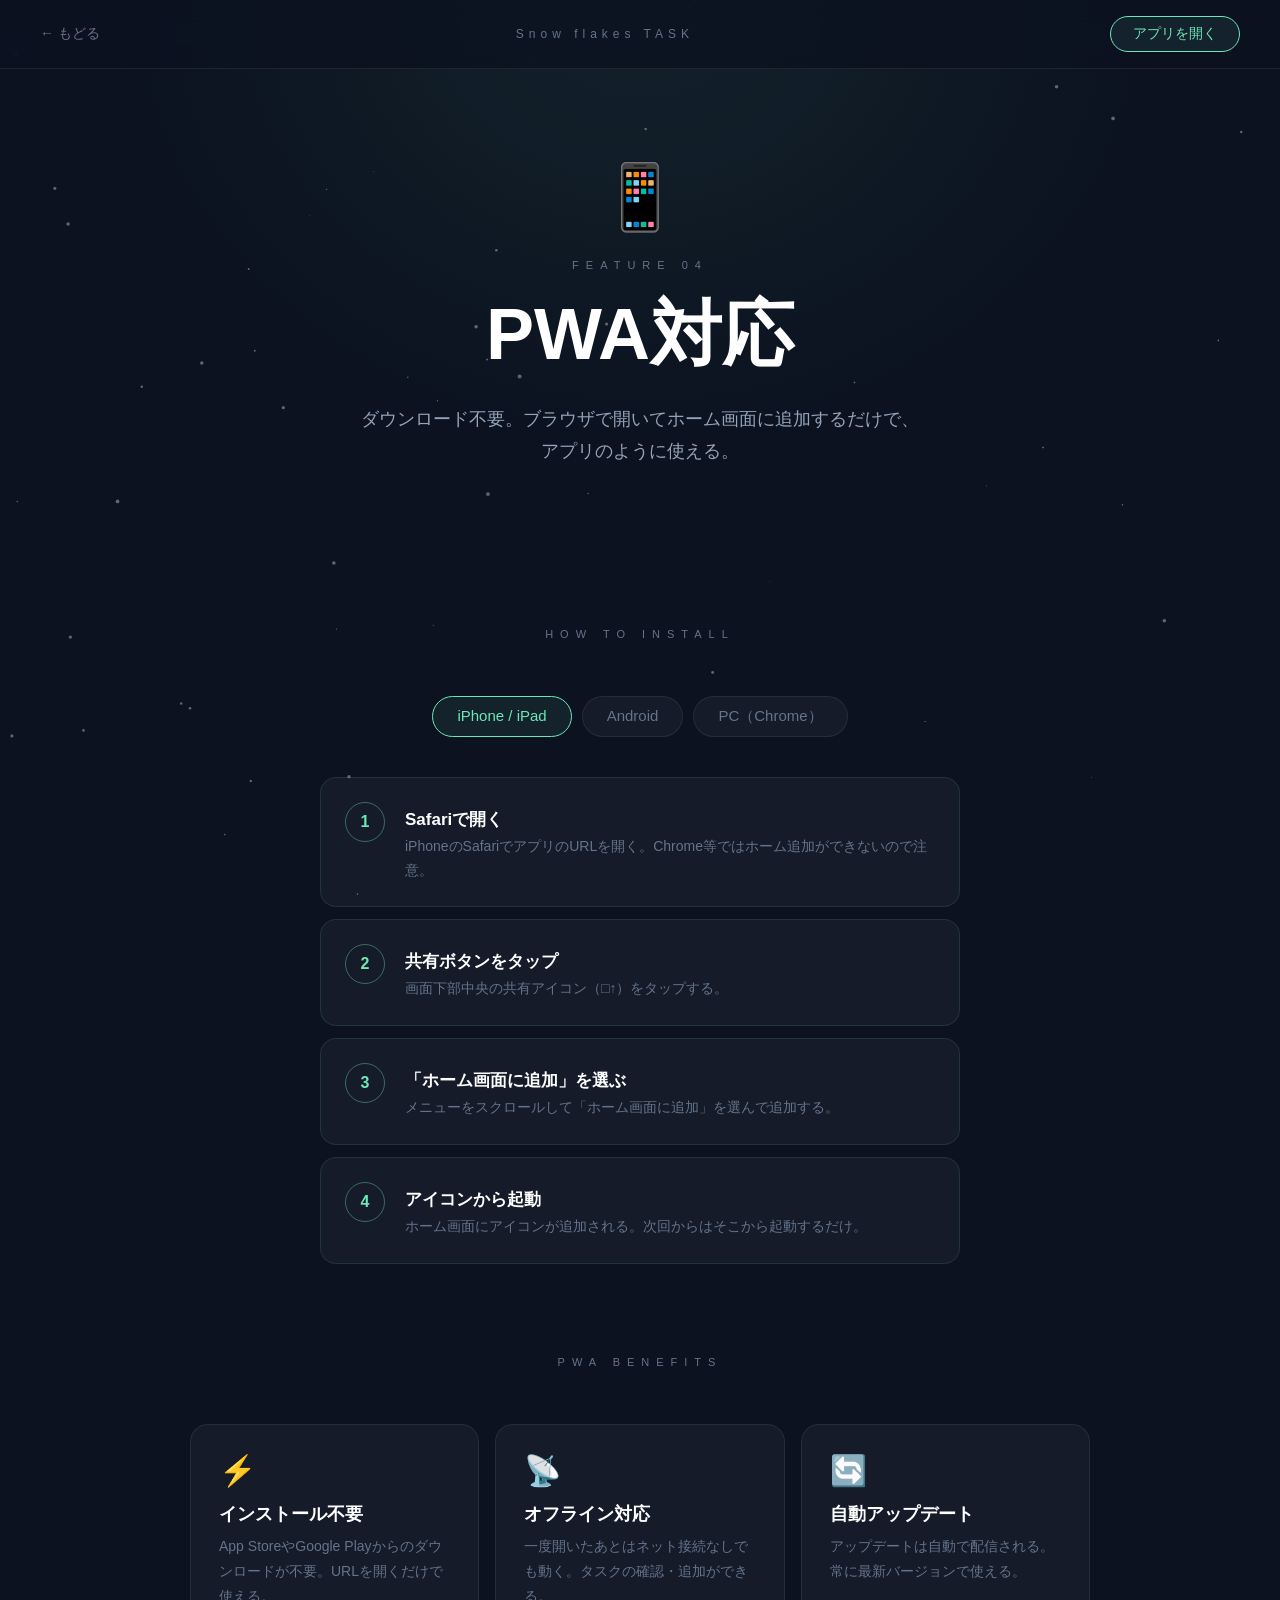
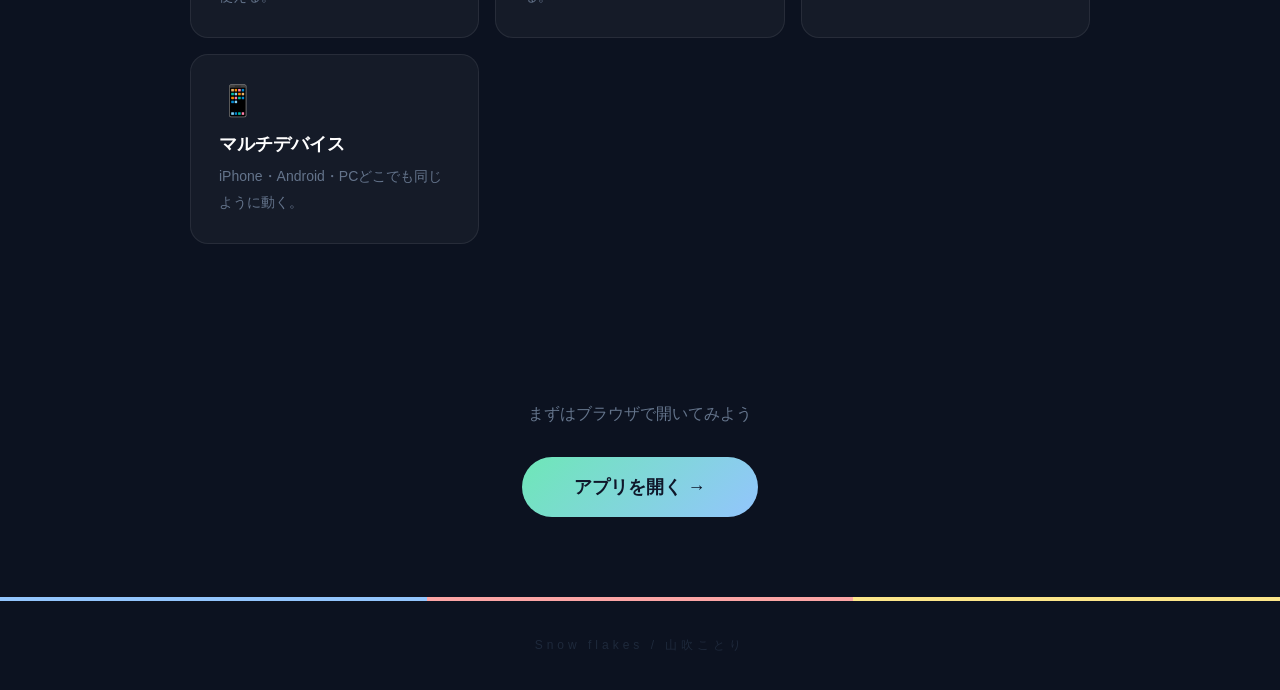
<file: promo/feature_pwa.html>
<!DOCTYPE html>
<html lang="ja">
<head>
  <meta charset="UTF-8">
  <meta name="viewport" content="width=device-width, initial-scale=1.0">
  <title>PWA対応 | Snow flakes Task</title>
  <style>
    *, *::before, *::after { margin: 0; padding: 0; box-sizing: border-box; }
    :root {
      --accent: #6ee7b7;
      --bg: #0c1220; --text: #e2e8f0; --muted: #64748b;
      --card: rgba(255,255,255,0.04); --border: rgba(255,255,255,0.08);
    }
    html { scroll-behavior: smooth; }
    body {
      background: var(--bg); color: var(--text);
      font-family: 'Hiragino Kaku Gothic ProN','Yu Gothic','Noto Sans JP',sans-serif;
      overflow-x: hidden;
    }
    #snow { position: fixed; inset: 0; pointer-events: none; z-index: 0; opacity: 0.35; }
    section { position: relative; z-index: 1; }

    nav {
      position: fixed; top: 0; left: 0; right: 0; z-index: 100;
      display: flex; align-items: center; justify-content: space-between;
      padding: 16px 40px;
      background: rgba(12,18,32,0.85); backdrop-filter: blur(12px);
      border-bottom: 1px solid var(--border);
    }
    .nav-back { font-size: 14px; color: var(--muted); text-decoration: none; display: flex; align-items: center; gap: 8px; transition: color 0.2s; }
    .nav-back:hover { color: var(--accent); }
    .nav-label { font-size: 12px; letter-spacing: 5px; color: var(--muted); }
    .nav-cta { padding: 8px 22px; border-radius: 100px; background: rgba(110,231,183,0.08); border: 1.5px solid var(--accent); color: var(--accent); font-size: 14px; text-decoration: none; }
    .nav-cta:hover { background: rgba(110,231,183,0.18); }

    .hero {
      padding: 160px 24px 80px; text-align: center;
      background: radial-gradient(ellipse at center top, rgba(110,231,183,0.08) 0%, transparent 60%);
    }
    .hero-icon { font-size: 64px; margin-bottom: 24px; }
    .hero-label { font-size: 11px; letter-spacing: 7px; color: var(--muted); margin-bottom: 16px; }
    .hero-title { font-size: clamp(48px, 8vw, 72px); font-weight: bold; color: white; margin-bottom: 20px; }
    .hero-desc  { font-size: 18px; color: #94a3b8; max-width: 560px; margin: 0 auto; line-height: 1.8; }

    /* Install steps */
    .install { padding: 80px 24px; }
    .sec-label { font-size: 11px; letter-spacing: 7px; color: var(--muted); text-align: center; margin-bottom: 56px; display: block; }
    .os-tabs { display: flex; gap: 10px; justify-content: center; margin-bottom: 40px; flex-wrap: wrap; }
    .os-tab {
      padding: 10px 24px; border-radius: 100px; cursor: pointer;
      background: var(--card); border: 1.5px solid var(--border);
      font-size: 15px; color: var(--muted); transition: all 0.2s;
    }
    .os-tab.active { color: var(--accent); border-color: var(--accent); background: rgba(110,231,183,0.08); }

    .steps-box { max-width: 640px; margin: 0 auto; }
    .os-panel { display: none; }
    .os-panel.active { display: block; }
    .step-row {
      display: flex; align-items: flex-start; gap: 20px;
      padding: 24px; margin-bottom: 12px;
      border-radius: 16px; background: var(--card);
      border: 1px solid rgba(110,231,183,0.12);
      transition: transform 0.2s;
    }
    .step-row:hover { transform: translateX(4px); }
    .step-n {
      flex-shrink: 0; width: 40px; height: 40px; border-radius: 50%;
      border: 1.5px solid rgba(110,231,183,0.4);
      display: flex; align-items: center; justify-content: center;
      font-size: 16px; font-weight: bold; color: var(--accent);
    }
    .step-body { flex: 1; padding-top: 6px; }
    .step-name { font-size: 17px; font-weight: bold; color: white; margin-bottom: 4px; }
    .step-desc { font-size: 14px; color: var(--muted); line-height: 1.7; }

    /* PWA benefits */
    .benefits { padding: 0 24px 80px; }
    .benefit-grid { display: grid; grid-template-columns: repeat(auto-fit, minmax(240px, 1fr)); gap: 16px; max-width: 900px; margin: 0 auto; }
    .benefit-card { padding: 28px; border-radius: 18px; background: var(--card); border: 1px solid var(--border); transition: transform 0.2s; }
    .benefit-card:hover { transform: translateY(-3px); }
    .b-icon { font-size: 30px; margin-bottom: 14px; }
    .b-name { font-size: 18px; font-weight: bold; color: white; margin-bottom: 8px; }
    .b-desc { font-size: 14px; color: var(--muted); line-height: 1.8; }

    .cta-sec { padding: 80px 24px; text-align: center; }
    .cta {
      display: inline-block; padding: 18px 52px; border-radius: 100px;
      background: linear-gradient(135deg, #6ee7b7, #93c5fd);
      color: #0f172a; font-size: 18px; font-weight: bold;
      text-decoration: none; transition: opacity 0.2s, transform 0.2s;
    }
    .cta:hover { opacity: 0.88; transform: translateY(-2px); }

    .color-bar { height: 4px; display: flex; }
    .cb1{flex:1;background:#93c5fd;} .cb2{flex:1;background:#fca5a5;} .cb3{flex:1;background:#fde68a;}
    footer { padding: 36px 24px; text-align: center; }
    footer p { font-size: 12px; color: #1e293b; letter-spacing: 4px; }

    @media (max-width: 600px) { nav { padding: 14px 20px; } .nav-label { display: none; } }
  </style>
  <!-- Google Analytics -->
  <script async src="https://www.googletagmanager.com/gtag/js?id=G-DZDSHRWLQF"></script>
  <script>
    window.dataLayer = window.dataLayer || [];
    function gtag(){dataLayer.push(arguments);}
    gtag('js', new Date());
    gtag('config', 'G-DZDSHRWLQF');
  </script>
</head>
<body>
<canvas id="snow"></canvas>

<nav>
  <a class="nav-back" href="index.html">← もどる</a>
  <span class="nav-label">Snow flakes TASK</span>
  <a class="nav-cta" href="https://sunnyplace25.github.io/taskpwa/" target="_blank">アプリを開く</a>
</nav>

<section class="hero">
  <div class="hero-icon">📱</div>
  <p class="hero-label">FEATURE 04</p>
  <h1 class="hero-title">PWA対応</h1>
  <p class="hero-desc">ダウンロード不要。ブラウザで開いてホーム画面に追加するだけで、アプリのように使える。</p>
</section>

<section class="install">
  <span class="sec-label">HOW TO INSTALL</span>
  <div class="os-tabs">
    <div class="os-tab active" onclick="switchTab('ios')">iPhone / iPad</div>
    <div class="os-tab" onclick="switchTab('android')">Android</div>
    <div class="os-tab" onclick="switchTab('pc')">PC（Chrome）</div>
  </div>
  <div class="steps-box">
    <div class="os-panel active" id="panel-ios">
      <div class="step-row">
        <div class="step-n">1</div>
        <div class="step-body">
          <p class="step-name">Safariで開く</p>
          <p class="step-desc">iPhoneのSafariでアプリのURLを開く。Chrome等ではホーム追加ができないので注意。</p>
        </div>
      </div>
      <div class="step-row">
        <div class="step-n">2</div>
        <div class="step-body">
          <p class="step-name">共有ボタンをタップ</p>
          <p class="step-desc">画面下部中央の共有アイコン（□↑）をタップする。</p>
        </div>
      </div>
      <div class="step-row">
        <div class="step-n">3</div>
        <div class="step-body">
          <p class="step-name">「ホーム画面に追加」を選ぶ</p>
          <p class="step-desc">メニューをスクロールして「ホーム画面に追加」を選んで追加する。</p>
        </div>
      </div>
      <div class="step-row">
        <div class="step-n">4</div>
        <div class="step-body">
          <p class="step-name">アイコンから起動</p>
          <p class="step-desc">ホーム画面にアイコンが追加される。次回からはそこから起動するだけ。</p>
        </div>
      </div>
    </div>
    <div class="os-panel" id="panel-android">
      <div class="step-row">
        <div class="step-n">1</div>
        <div class="step-body">
          <p class="step-name">Chromeで開く</p>
          <p class="step-desc">AndroidのChromeでアプリのURLを開く。</p>
        </div>
      </div>
      <div class="step-row">
        <div class="step-n">2</div>
        <div class="step-body">
          <p class="step-name">メニューを開く</p>
          <p class="step-desc">右上の「⋮」メニューをタップする。</p>
        </div>
      </div>
      <div class="step-row">
        <div class="step-n">3</div>
        <div class="step-body">
          <p class="step-name">「ホーム画面に追加」を選ぶ</p>
          <p class="step-desc">「ホーム画面に追加」または「アプリをインストール」を選択する。</p>
        </div>
      </div>
      <div class="step-row">
        <div class="step-n">4</div>
        <div class="step-body">
          <p class="step-name">アイコンから起動</p>
          <p class="step-desc">ホーム画面のアイコンからアプリのように起動できる。</p>
        </div>
      </div>
    </div>
    <div class="os-panel" id="panel-pc">
      <div class="step-row">
        <div class="step-n">1</div>
        <div class="step-body">
          <p class="step-name">Chromeで開く</p>
          <p class="step-desc">PCのChromeでアプリのURLを開く。</p>
        </div>
      </div>
      <div class="step-row">
        <div class="step-n">2</div>
        <div class="step-body">
          <p class="step-name">アドレスバーのアイコンをクリック</p>
          <p class="step-desc">アドレスバー右側に表示される「インストール」アイコン（💻+）をクリックする。</p>
        </div>
      </div>
      <div class="step-row">
        <div class="step-n">3</div>
        <div class="step-body">
          <p class="step-name">インストール</p>
          <p class="step-desc">「インストール」ボタンを押すと、デスクトップにアイコンが追加される。</p>
        </div>
      </div>
    </div>
  </div>
</section>

<section class="benefits">
  <span class="sec-label">PWA BENEFITS</span>
  <div class="benefit-grid">
    <div class="benefit-card">
      <div class="b-icon">⚡</div>
      <p class="b-name">インストール不要</p>
      <p class="b-desc">App StoreやGoogle Playからのダウンロードが不要。URLを開くだけで使える。</p>
    </div>
    <div class="benefit-card">
      <div class="b-icon">📡</div>
      <p class="b-name">オフライン対応</p>
      <p class="b-desc">一度開いたあとはネット接続なしでも動く。タスクの確認・追加ができる。</p>
    </div>
    <div class="benefit-card">
      <div class="b-icon">🔄</div>
      <p class="b-name">自動アップデート</p>
      <p class="b-desc">アップデートは自動で配信される。常に最新バージョンで使える。</p>
    </div>
    <div class="benefit-card">
      <div class="b-icon">📱</div>
      <p class="b-name">マルチデバイス</p>
      <p class="b-desc">iPhone・Android・PCどこでも同じように動く。</p>
    </div>
  </div>
</section>

<section class="cta-sec">
  <p style="font-size:16px;color:var(--muted);margin-bottom:32px;">まずはブラウザで開いてみよう</p>
  <a class="cta" href="https://sunnyplace25.github.io/taskpwa/" target="_blank">アプリを開く →</a>
</section>

<div class="color-bar"><span class="cb1"></span><span class="cb2"></span><span class="cb3"></span></div>
<footer><p>Snow flakes / 山吹ことり</p></footer>

<script>
  function switchTab(os) {
    document.querySelectorAll('.os-tab').forEach(t => t.classList.remove('active'));
    document.querySelectorAll('.os-panel').forEach(p => p.classList.remove('active'));
    event.target.classList.add('active');
    document.getElementById('panel-' + os).classList.add('active');
  }

  const canvas = document.getElementById('snow');
  const ctx = canvas.getContext('2d');
  function resize() { canvas.width = innerWidth; canvas.height = innerHeight; }
  window.addEventListener('resize', resize); resize();
  const flakes = Array.from({length: 60}, () => ({
    x: Math.random()*innerWidth, y: Math.random()*innerHeight,
    r: Math.random()*1.6+0.4, speed: Math.random()*0.5+0.15,
    drift: (Math.random()-0.5)*0.25
  }));
  function draw() {
    ctx.clearRect(0,0,canvas.width,canvas.height);
    ctx.fillStyle='#fff';
    for (const f of flakes) {
      ctx.beginPath(); ctx.arc(f.x,f.y,f.r,0,Math.PI*2); ctx.fill();
      f.y+=f.speed; f.x+=f.drift;
      if(f.y>canvas.height+4){f.y=-4;f.x=Math.random()*canvas.width;}
      if(f.x<-4)f.x=canvas.width+4;
      if(f.x>canvas.width+4)f.x=-4;
    }
    requestAnimationFrame(draw);
  }
  draw();
</script>
</body>
</html>
</file>
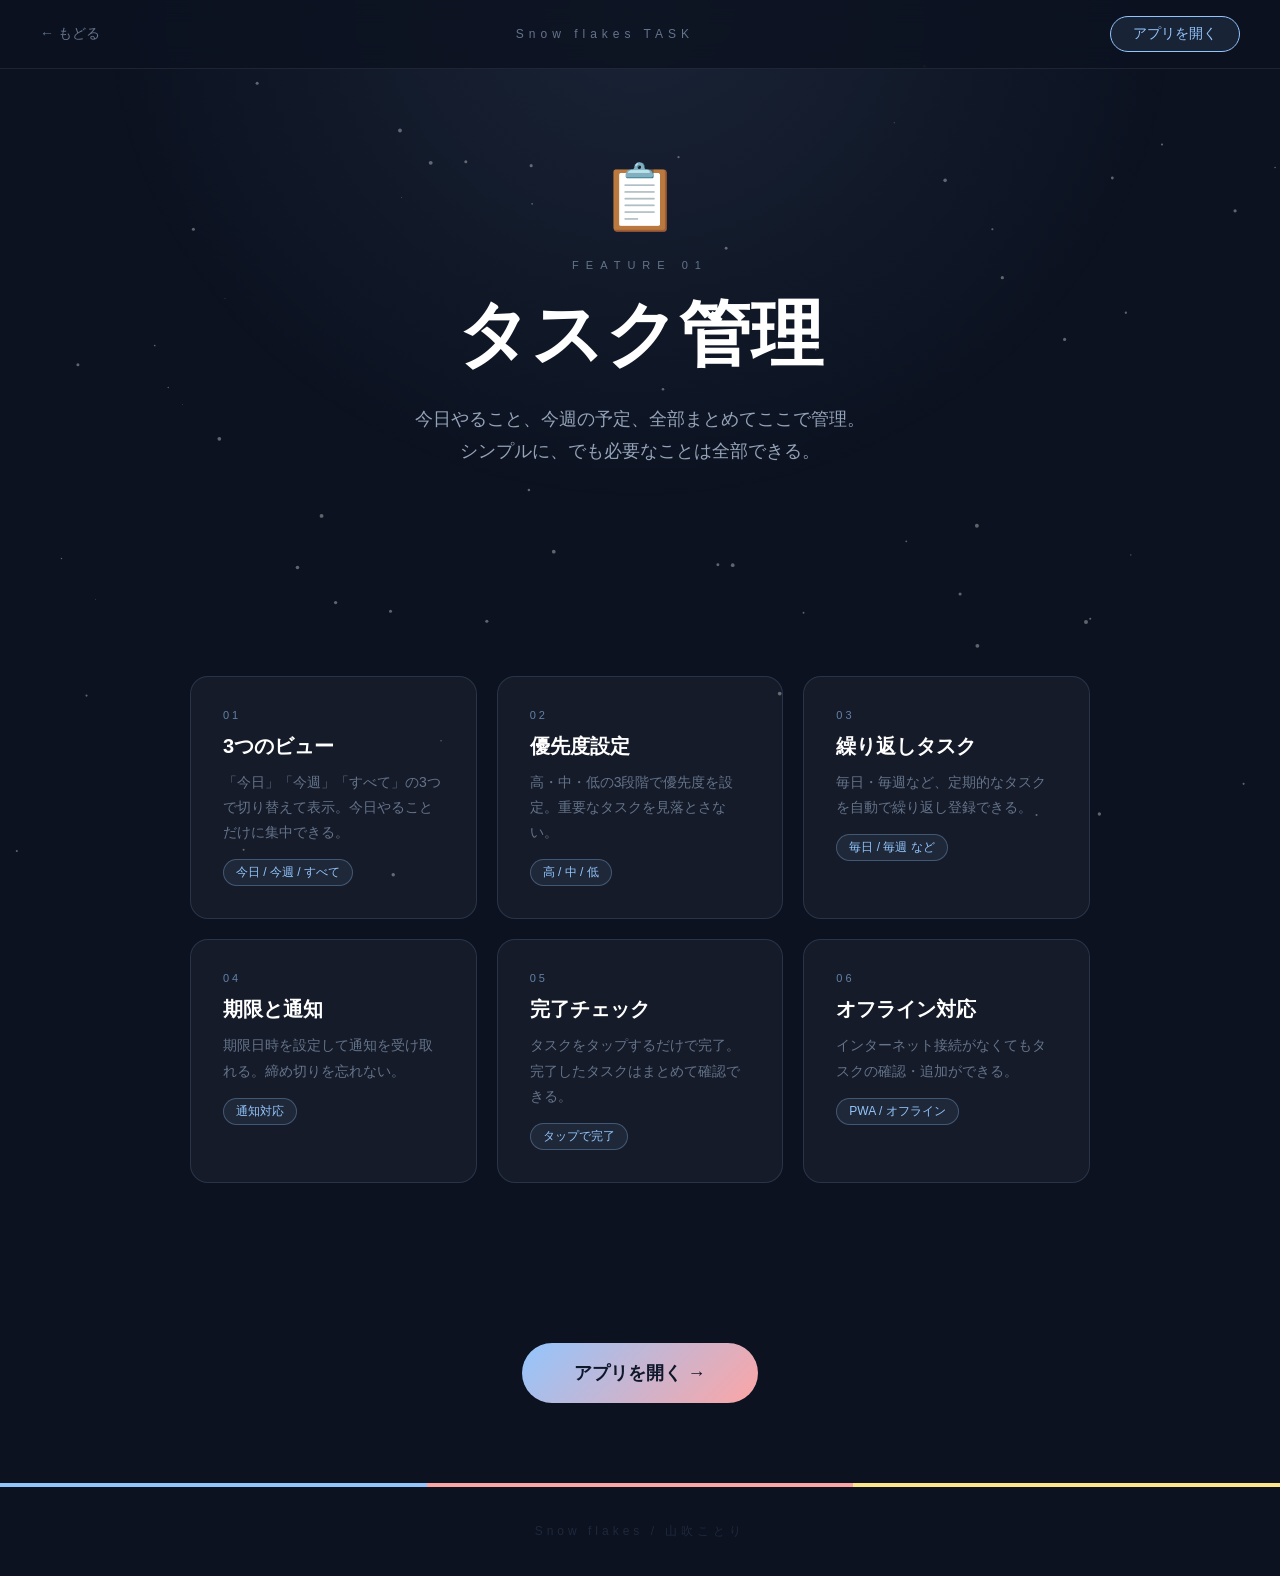
<file: promo/feature_tasks.html>
<!DOCTYPE html>
<html lang="ja">
<head>
  <meta charset="UTF-8">
  <meta name="viewport" content="width=device-width, initial-scale=1.0">
  <title>タスク管理 | Snow flakes Task</title>
  <style>
    *, *::before, *::after { margin: 0; padding: 0; box-sizing: border-box; }
    :root {
      --accent: #93c5fd;
      --bg: #0c1220; --text: #e2e8f0; --muted: #64748b;
      --card: rgba(255,255,255,0.04); --border: rgba(255,255,255,0.08);
    }
    html { scroll-behavior: smooth; }
    body {
      background: var(--bg);
      color: var(--text);
      font-family: 'Hiragino Kaku Gothic ProN','Yu Gothic','Noto Sans JP',sans-serif;
      overflow-x: hidden;
    }
    #snow { position: fixed; inset: 0; pointer-events: none; z-index: 0; opacity: 0.35; }
    section { position: relative; z-index: 1; }

    nav {
      position: fixed; top: 0; left: 0; right: 0; z-index: 100;
      display: flex; align-items: center; justify-content: space-between;
      padding: 16px 40px;
      background: rgba(12,18,32,0.85); backdrop-filter: blur(12px);
      border-bottom: 1px solid var(--border);
    }
    .nav-back {
      font-size: 14px; color: var(--muted); text-decoration: none;
      display: flex; align-items: center; gap: 8px;
      transition: color 0.2s;
    }
    .nav-back:hover { color: var(--accent); }
    .nav-label { font-size: 12px; letter-spacing: 5px; color: var(--muted); }
    .nav-cta {
      padding: 8px 22px; border-radius: 100px;
      background: rgba(147,197,253,0.1); border: 1.5px solid var(--accent);
      color: var(--accent); font-size: 14px; text-decoration: none;
    }
    .nav-cta:hover { background: rgba(147,197,253,0.2); }

    /* Hero */
    .hero {
      padding: 160px 24px 80px;
      text-align: center;
      background: radial-gradient(ellipse at center top, rgba(147,197,253,0.1) 0%, transparent 60%);
    }
    .hero-icon { font-size: 64px; margin-bottom: 24px; }
    .hero-label { font-size: 11px; letter-spacing: 7px; color: var(--muted); margin-bottom: 16px; }
    .hero-title { font-size: clamp(48px, 8vw, 72px); font-weight: bold; color: white; margin-bottom: 20px; }
    .hero-desc  { font-size: 18px; color: #94a3b8; max-width: 560px; margin: 0 auto 48px; line-height: 1.8; }

    /* Detail cards */
    .detail { padding: 80px 24px; }
    .detail-grid {
      display: grid;
      grid-template-columns: repeat(auto-fit, minmax(260px, 1fr));
      gap: 20px; max-width: 900px; margin: 0 auto;
    }
    .d-card {
      padding: 32px; border-radius: 18px;
      background: var(--card); border: 1px solid rgba(147,197,253,0.15);
      transition: transform 0.2s;
    }
    .d-card:hover { transform: translateY(-3px); }
    .d-num  { font-size: 11px; letter-spacing: 3px; color: var(--accent); opacity: 0.6; margin-bottom: 12px; }
    .d-name { font-size: 20px; font-weight: bold; color: white; margin-bottom: 10px; }
    .d-desc { font-size: 14px; color: var(--muted); line-height: 1.8; }
    .d-tag  {
      display: inline-block; margin-top: 14px;
      padding: 4px 12px; border-radius: 100px;
      background: rgba(147,197,253,0.08); border: 1px solid rgba(147,197,253,0.3);
      font-size: 12px; color: var(--accent);
    }

    /* Views section */
    .views { padding: 0 24px 80px; }
    .view-tabs {
      display: flex; gap: 10px; justify-content: center;
      flex-wrap: wrap; margin-bottom: 40px;
    }
    .view-tab {
      padding: 12px 28px; border-radius: 12px;
      background: var(--card); border: 1px solid var(--border);
      font-size: 16px; color: var(--muted);
      cursor: default; transition: all 0.2s;
    }
    .view-tab.active {
      background: rgba(147,197,253,0.12); border-color: var(--accent); color: var(--accent);
    }

    /* CTA */
    .cta-sec { padding: 80px 24px; text-align: center; }
    .cta {
      display: inline-block; padding: 18px 52px; border-radius: 100px;
      background: linear-gradient(135deg, #93c5fd, #fca5a5);
      color: #0f172a; font-size: 18px; font-weight: bold;
      text-decoration: none; transition: opacity 0.2s, transform 0.2s;
    }
    .cta:hover { opacity: 0.88; transform: translateY(-2px); }

    /* Color bar + footer */
    .color-bar { height: 4px; display: flex; }
    .cb1 { flex:1; background: #93c5fd; }
    .cb2 { flex:1; background: #fca5a5; }
    .cb3 { flex:1; background: #fde68a; }
    footer { padding: 36px 24px; text-align: center; }
    footer p { font-size: 12px; color: #1e293b; letter-spacing: 4px; }

    @media (max-width: 600px) { nav { padding: 14px 20px; } .nav-label { display: none; } }
  </style>
  <!-- Google Analytics -->
  <script async src="https://www.googletagmanager.com/gtag/js?id=G-DZDSHRWLQF"></script>
  <script>
    window.dataLayer = window.dataLayer || [];
    function gtag(){dataLayer.push(arguments);}
    gtag('js', new Date());
    gtag('config', 'G-DZDSHRWLQF');
  </script>
</head>
<body>
<canvas id="snow"></canvas>

<nav>
  <a class="nav-back" href="index.html">← もどる</a>
  <span class="nav-label">Snow flakes TASK</span>
  <a class="nav-cta" href="https://sunnyplace25.github.io/taskpwa/" target="_blank">アプリを開く</a>
</nav>

<section class="hero">
  <div class="hero-icon">📋</div>
  <p class="hero-label">FEATURE 01</p>
  <h1 class="hero-title">タスク管理</h1>
  <p class="hero-desc">今日やること、今週の予定、全部まとめてここで管理。<br>シンプルに、でも必要なことは全部できる。</p>
</section>

<section class="detail">
  <div class="detail-grid">
    <div class="d-card">
      <p class="d-num">01</p>
      <p class="d-name">3つのビュー</p>
      <p class="d-desc">「今日」「今週」「すべて」の3つで切り替えて表示。今日やることだけに集中できる。</p>
      <span class="d-tag">今日 / 今週 / すべて</span>
    </div>
    <div class="d-card">
      <p class="d-num">02</p>
      <p class="d-name">優先度設定</p>
      <p class="d-desc">高・中・低の3段階で優先度を設定。重要なタスクを見落とさない。</p>
      <span class="d-tag">高 / 中 / 低</span>
    </div>
    <div class="d-card">
      <p class="d-num">03</p>
      <p class="d-name">繰り返しタスク</p>
      <p class="d-desc">毎日・毎週など、定期的なタスクを自動で繰り返し登録できる。</p>
      <span class="d-tag">毎日 / 毎週 など</span>
    </div>
    <div class="d-card">
      <p class="d-num">04</p>
      <p class="d-name">期限と通知</p>
      <p class="d-desc">期限日時を設定して通知を受け取れる。締め切りを忘れない。</p>
      <span class="d-tag">通知対応</span>
    </div>
    <div class="d-card">
      <p class="d-num">05</p>
      <p class="d-name">完了チェック</p>
      <p class="d-desc">タスクをタップするだけで完了。完了したタスクはまとめて確認できる。</p>
      <span class="d-tag">タップで完了</span>
    </div>
    <div class="d-card">
      <p class="d-num">06</p>
      <p class="d-name">オフライン対応</p>
      <p class="d-desc">インターネット接続がなくてもタスクの確認・追加ができる。</p>
      <span class="d-tag">PWA / オフライン</span>
    </div>
  </div>
</section>

<section class="cta-sec">
  <a class="cta" href="https://sunnyplace25.github.io/taskpwa/" target="_blank">アプリを開く →</a>
</section>

<div class="color-bar"><span class="cb1"></span><span class="cb2"></span><span class="cb3"></span></div>
<footer><p>Snow flakes / 山吹ことり</p></footer>

<script>
  const canvas = document.getElementById('snow');
  const ctx = canvas.getContext('2d');
  function resize() { canvas.width = innerWidth; canvas.height = innerHeight; }
  window.addEventListener('resize', resize); resize();
  const flakes = Array.from({length: 60}, () => ({
    x: Math.random() * innerWidth, y: Math.random() * innerHeight,
    r: Math.random() * 1.6 + 0.4, speed: Math.random() * 0.5 + 0.15,
    drift: (Math.random() - 0.5) * 0.25
  }));
  function draw() {
    ctx.clearRect(0, 0, canvas.width, canvas.height);
    ctx.fillStyle = '#fff';
    for (const f of flakes) {
      ctx.beginPath(); ctx.arc(f.x, f.y, f.r, 0, Math.PI*2); ctx.fill();
      f.y += f.speed; f.x += f.drift;
      if (f.y > canvas.height + 4) { f.y = -4; f.x = Math.random() * canvas.width; }
      if (f.x < -4) f.x = canvas.width + 4;
      if (f.x > canvas.width + 4) f.x = -4;
    }
    requestAnimationFrame(draw);
  }
  draw();
</script>
</body>
</html>
</file>
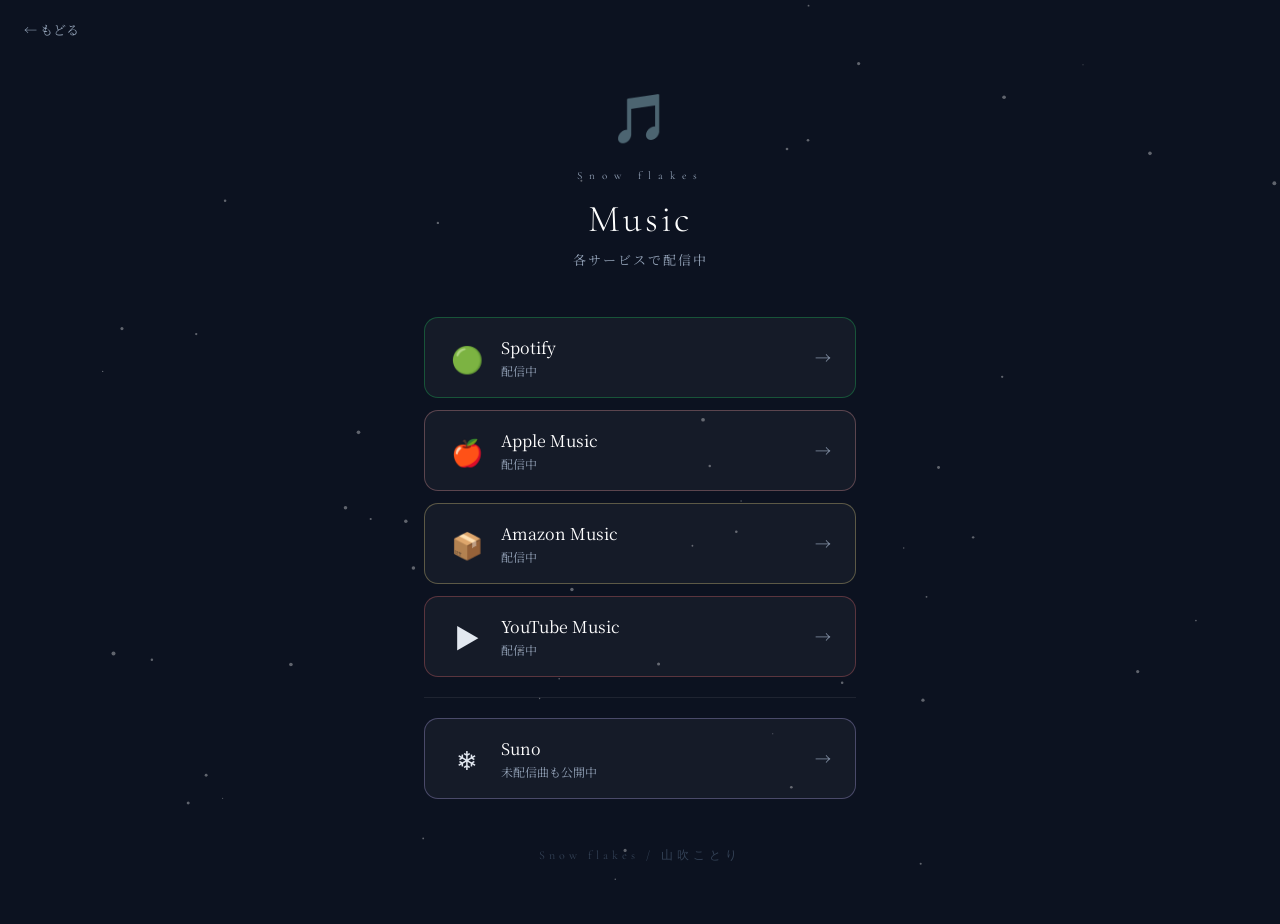
<file: promo/music.html>
<!DOCTYPE html>
<html lang="ja">
<head>
  <meta charset="UTF-8">
  <meta name="viewport" content="width=device-width, initial-scale=1.0">
  <meta property="og:title" content="Snow flakes — Music">
  <meta property="og:description" content="各ストリーミングサービスで配信中">
  <title>Snow flakes | Music</title>
  <link rel="preconnect" href="https://fonts.googleapis.com">
  <link rel="preconnect" href="https://fonts.gstatic.com" crossorigin>
  <link href="https://fonts.googleapis.com/css2?family=Cormorant+Garamond:ital,wght@0,300;0,400;1,300&family=Noto+Serif+JP:wght@300;400&display=swap" rel="stylesheet">
  <style>
    *, *::before, *::after { margin: 0; padding: 0; box-sizing: border-box; }
    :root {
      --bg: #0c1220; --text: #e2e8f0; --muted: #94a3b8;
      --border: rgba(255,255,255,0.08); --card: rgba(255,255,255,0.04);
    }
    html { scroll-behavior: smooth; }
    body {
      background: var(--bg); color: var(--text);
      font-family: 'Noto Serif JP', serif;
      min-height: 100vh; overflow-x: hidden;
    }
    #snow { position: fixed; inset: 0; pointer-events: none; z-index: 0; opacity: 0.35; }

    .wrap {
      position: relative; z-index: 1;
      max-width: 480px; margin: 0 auto;
      padding: 80px 24px 60px;
      display: flex; flex-direction: column; align-items: center;
    }

    .back {
      position: fixed; top: 20px; left: 24px; z-index: 100;
      font-size: 13px; color: var(--muted); text-decoration: none;
      transition: color 0.2s;
    }
    .back:hover { color: var(--text); }

    .hero-icon { font-size: 48px; margin-bottom: 20px; opacity: 0.9; }
    .hero-label {
      font-size: 11px; letter-spacing: 7px; color: var(--muted);
      font-family: 'Cormorant Garamond', serif; margin-bottom: 14px;
    }
    .hero-title {
      font-size: 38px; font-weight: 300; color: white; letter-spacing: 3px;
      font-family: 'Cormorant Garamond', serif; margin-bottom: 8px;
    }
    .hero-sub {
      font-size: 13px; color: var(--muted); letter-spacing: 2px;
      margin-bottom: 48px;
    }

    .links { width: 100%; display: flex; flex-direction: column; gap: 12px; }

    .service-btn {
      display: flex; align-items: center; gap: 16px;
      padding: 18px 24px; border-radius: 14px;
      background: var(--card); border: 1px solid var(--border);
      text-decoration: none; color: var(--text);
      transition: transform 0.2s, border-color 0.2s, background 0.2s;
    }
    .service-btn:hover {
      transform: translateY(-2px);
      background: rgba(255,255,255,0.07);
    }
    .service-btn.spotify  { border-color: rgba(30,215,96,0.3); }
    .service-btn.apple    { border-color: rgba(252,165,165,0.3); }
    .service-btn.amazon   { border-color: rgba(253,230,138,0.3); }
    .service-btn.youtube  { border-color: rgba(248,113,113,0.3); }
    .service-btn.suno     { border-color: rgba(196,181,253,0.3); }

    .service-btn:hover.spotify  { border-color: rgba(30,215,96,0.6); }
    .service-btn:hover.apple    { border-color: rgba(252,165,165,0.6); }
    .service-btn:hover.amazon   { border-color: rgba(253,230,138,0.6); }
    .service-btn:hover.youtube  { border-color: rgba(248,113,113,0.6); }
    .service-btn:hover.suno     { border-color: rgba(196,181,253,0.6); }

    .service-icon { font-size: 26px; flex-shrink: 0; width: 36px; text-align: center; }
    .service-info { flex: 1; }
    .service-name { font-size: 16px; font-weight: 400; color: white; margin-bottom: 3px; }
    .service-note { font-size: 12px; color: var(--muted); }
    .service-arrow { font-size: 16px; color: var(--muted); }

    .divider {
      width: 100%; height: 1px; background: var(--border);
      margin: 8px 0;
    }

    .footer-note {
      margin-top: 48px; font-size: 12px; color: #334155;
      letter-spacing: 4px; font-family: 'Cormorant Garamond', serif;
      text-align: center;
    }
  </style>
  <!-- Google Analytics -->
  <script async src="https://www.googletagmanager.com/gtag/js?id=G-DZDSHRWLQF"></script>
  <script>
    window.dataLayer = window.dataLayer || [];
    function gtag(){dataLayer.push(arguments);}
    gtag('js', new Date());
    gtag('config', 'G-DZDSHRWLQF');
  </script>
</head>
<body>
<canvas id="snow"></canvas>

<a class="back" href="snowflakes.html">← もどる</a>

<div class="wrap">
  <div class="hero-icon">🎵</div>
  <p class="hero-label">Snow flakes</p>
  <h1 class="hero-title">Music</h1>
  <p class="hero-sub">各サービスで配信中</p>

  <div class="links">

    <a class="service-btn spotify" href="https://open.spotify.com/artist/0nOz1pWptKtNtav9yDoQwN" target="_blank">
      <span class="service-icon">🟢</span>
      <span class="service-info">
        <p class="service-name">Spotify</p>
        <p class="service-note">配信中</p>
      </span>
      <span class="service-arrow">→</span>
    </a>

    <a class="service-btn apple" href="https://music.apple.com/jp/artist/snow-flakes/1895094537" target="_blank">
      <span class="service-icon">🍎</span>
      <span class="service-info">
        <p class="service-name">Apple Music</p>
        <p class="service-note">配信中</p>
      </span>
      <span class="service-arrow">→</span>
    </a>

    <a class="service-btn amazon" href="https://music.amazon.co.jp/artists/B0GT9K7NND/snow-flakes" target="_blank">
      <span class="service-icon">📦</span>
      <span class="service-info">
        <p class="service-name">Amazon Music</p>
        <p class="service-note">配信中</p>
      </span>
      <span class="service-arrow">→</span>
    </a>

    <a class="service-btn youtube" href="https://music.youtube.com/channel/UCac5FTmiZPeFuTa_bYI0Kjw" target="_blank">
      <span class="service-icon">▶️</span>
      <span class="service-info">
        <p class="service-name">YouTube Music</p>
        <p class="service-note">配信中</p>
      </span>
      <span class="service-arrow">→</span>
    </a>

    <div class="divider"></div>

    <a class="service-btn suno" href="https://suno.com/@snowflakes_music" target="_blank">
      <span class="service-icon">❄</span>
      <span class="service-info">
        <p class="service-name">Suno</p>
        <p class="service-note">未配信曲も公開中</p>
      </span>
      <span class="service-arrow">→</span>
    </a>

  </div>

  <p class="footer-note">Snow flakes / 山吹ことり</p>
</div>

<script>
  const canvas = document.getElementById('snow');
  const ctx = canvas.getContext('2d');
  function resize() { canvas.width = innerWidth; canvas.height = innerHeight; }
  window.addEventListener('resize', resize); resize();
  const flakes = Array.from({length: 50}, () => ({
    x: Math.random()*innerWidth, y: Math.random()*innerHeight,
    r: Math.random()*1.6+0.4, speed: Math.random()*0.5+0.15,
    drift: (Math.random()-0.5)*0.25
  }));
  function draw() {
    ctx.clearRect(0,0,canvas.width,canvas.height);
    ctx.fillStyle='#fff';
    for (const f of flakes) {
      ctx.beginPath(); ctx.arc(f.x,f.y,f.r,0,Math.PI*2); ctx.fill();
      f.y+=f.speed; f.x+=f.drift;
      if(f.y>canvas.height+4){f.y=-4;f.x=Math.random()*canvas.width;}
      if(f.x<-4)f.x=canvas.width+4;
      if(f.x>canvas.width+4)f.x=-4;
    }
    requestAnimationFrame(draw);
  }
  draw();
</script>
</body>
</html>
</file>
